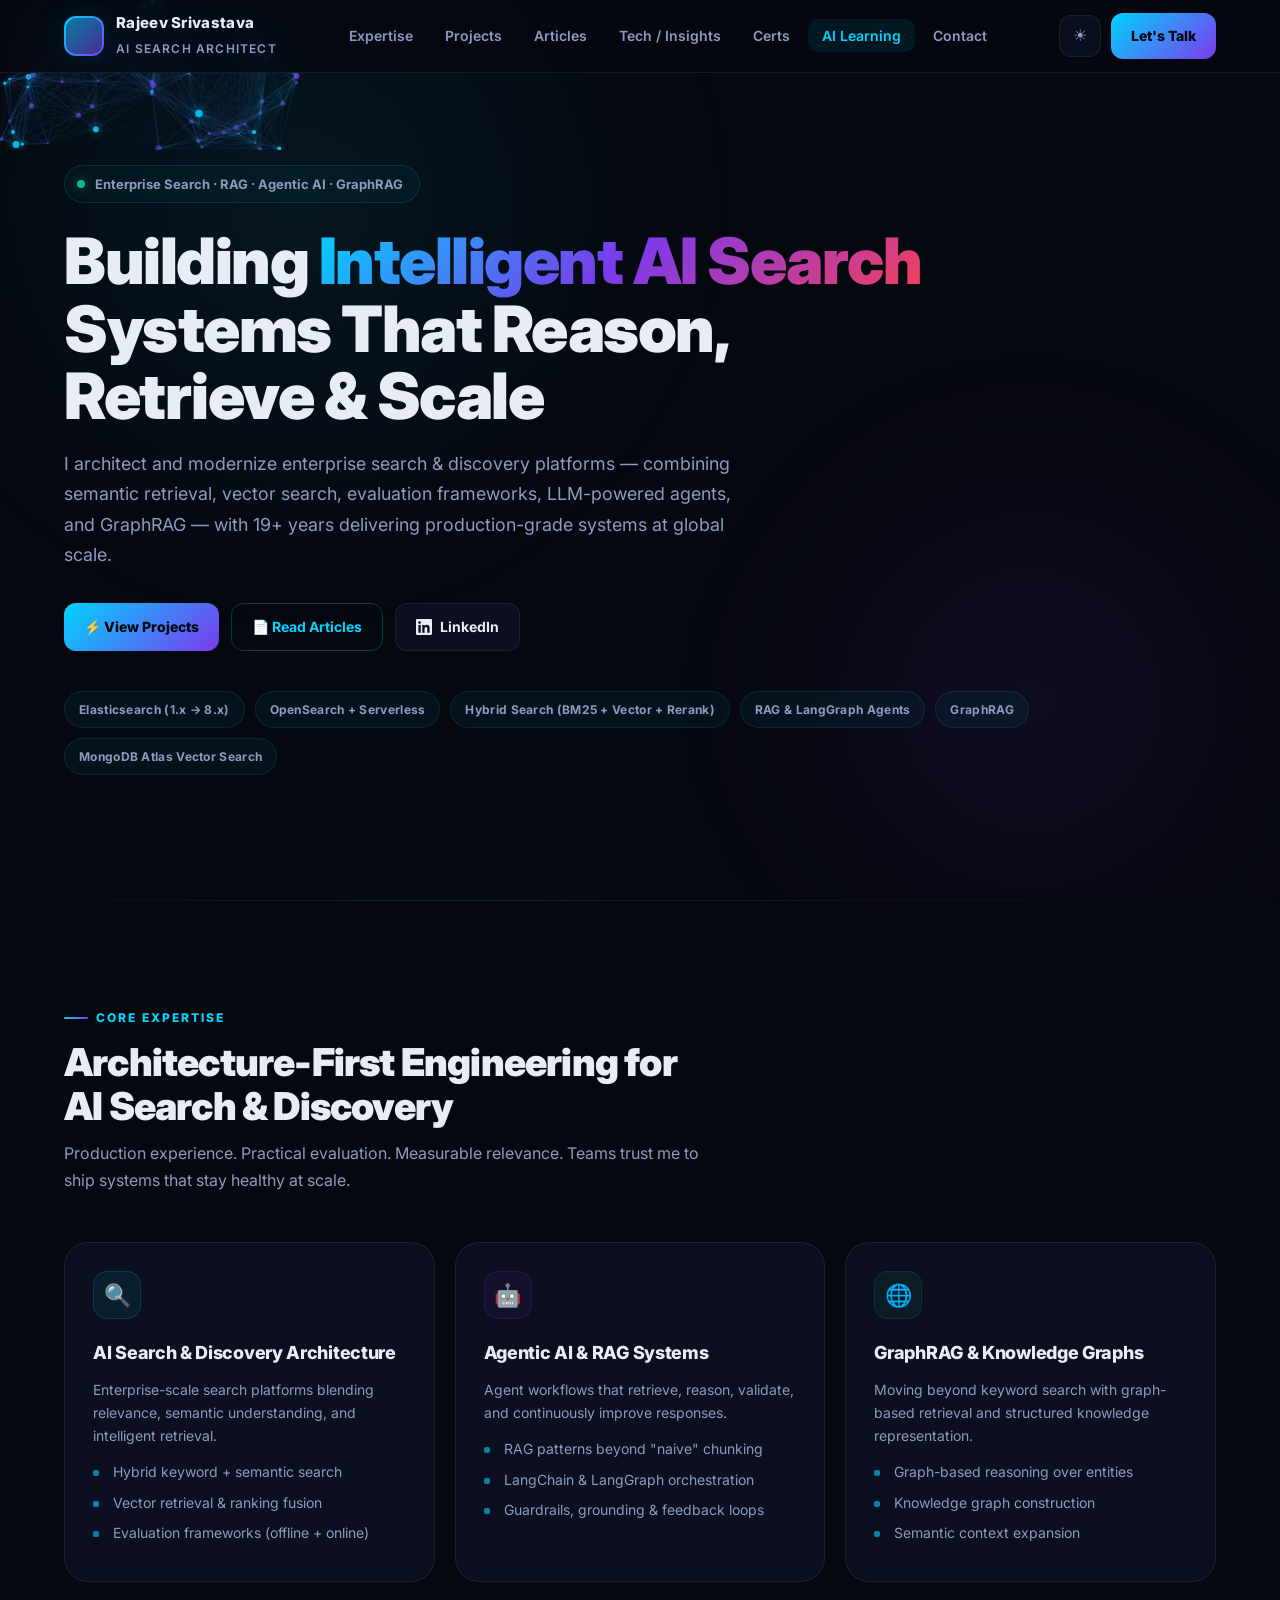
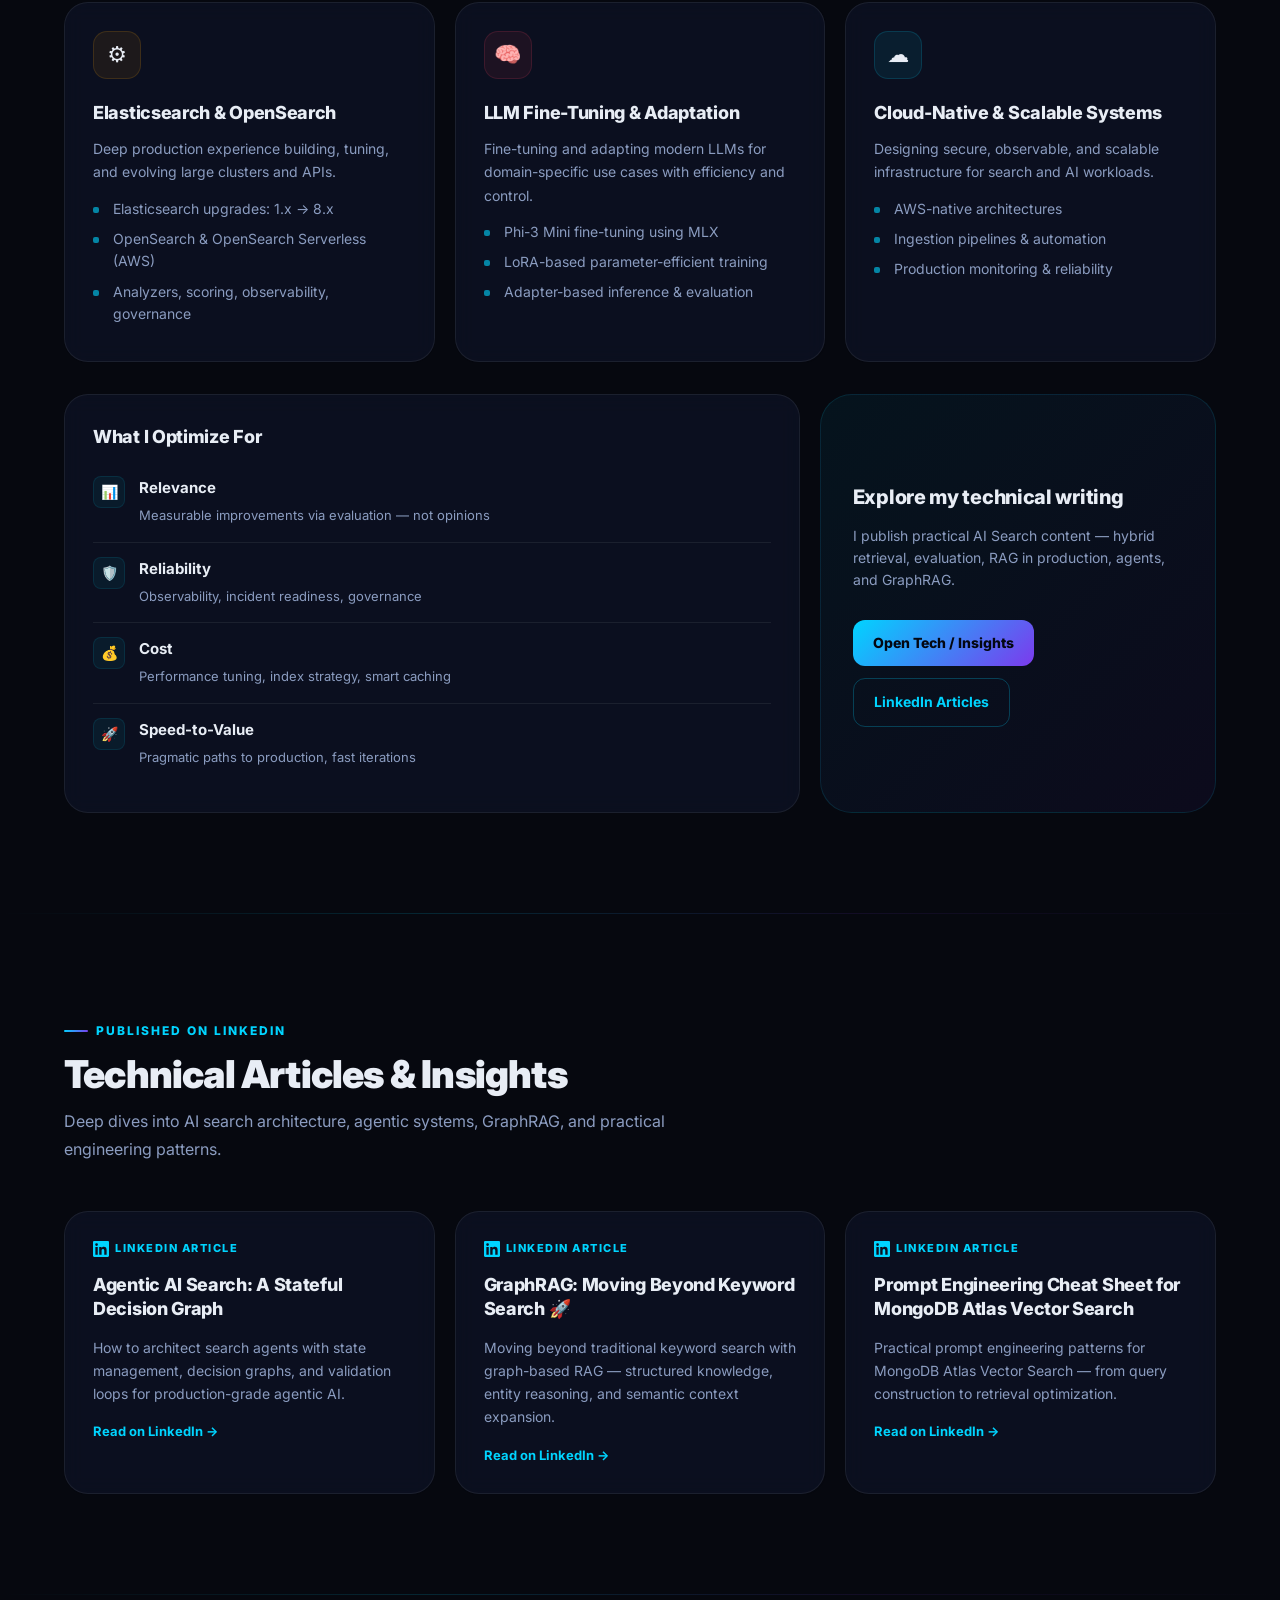
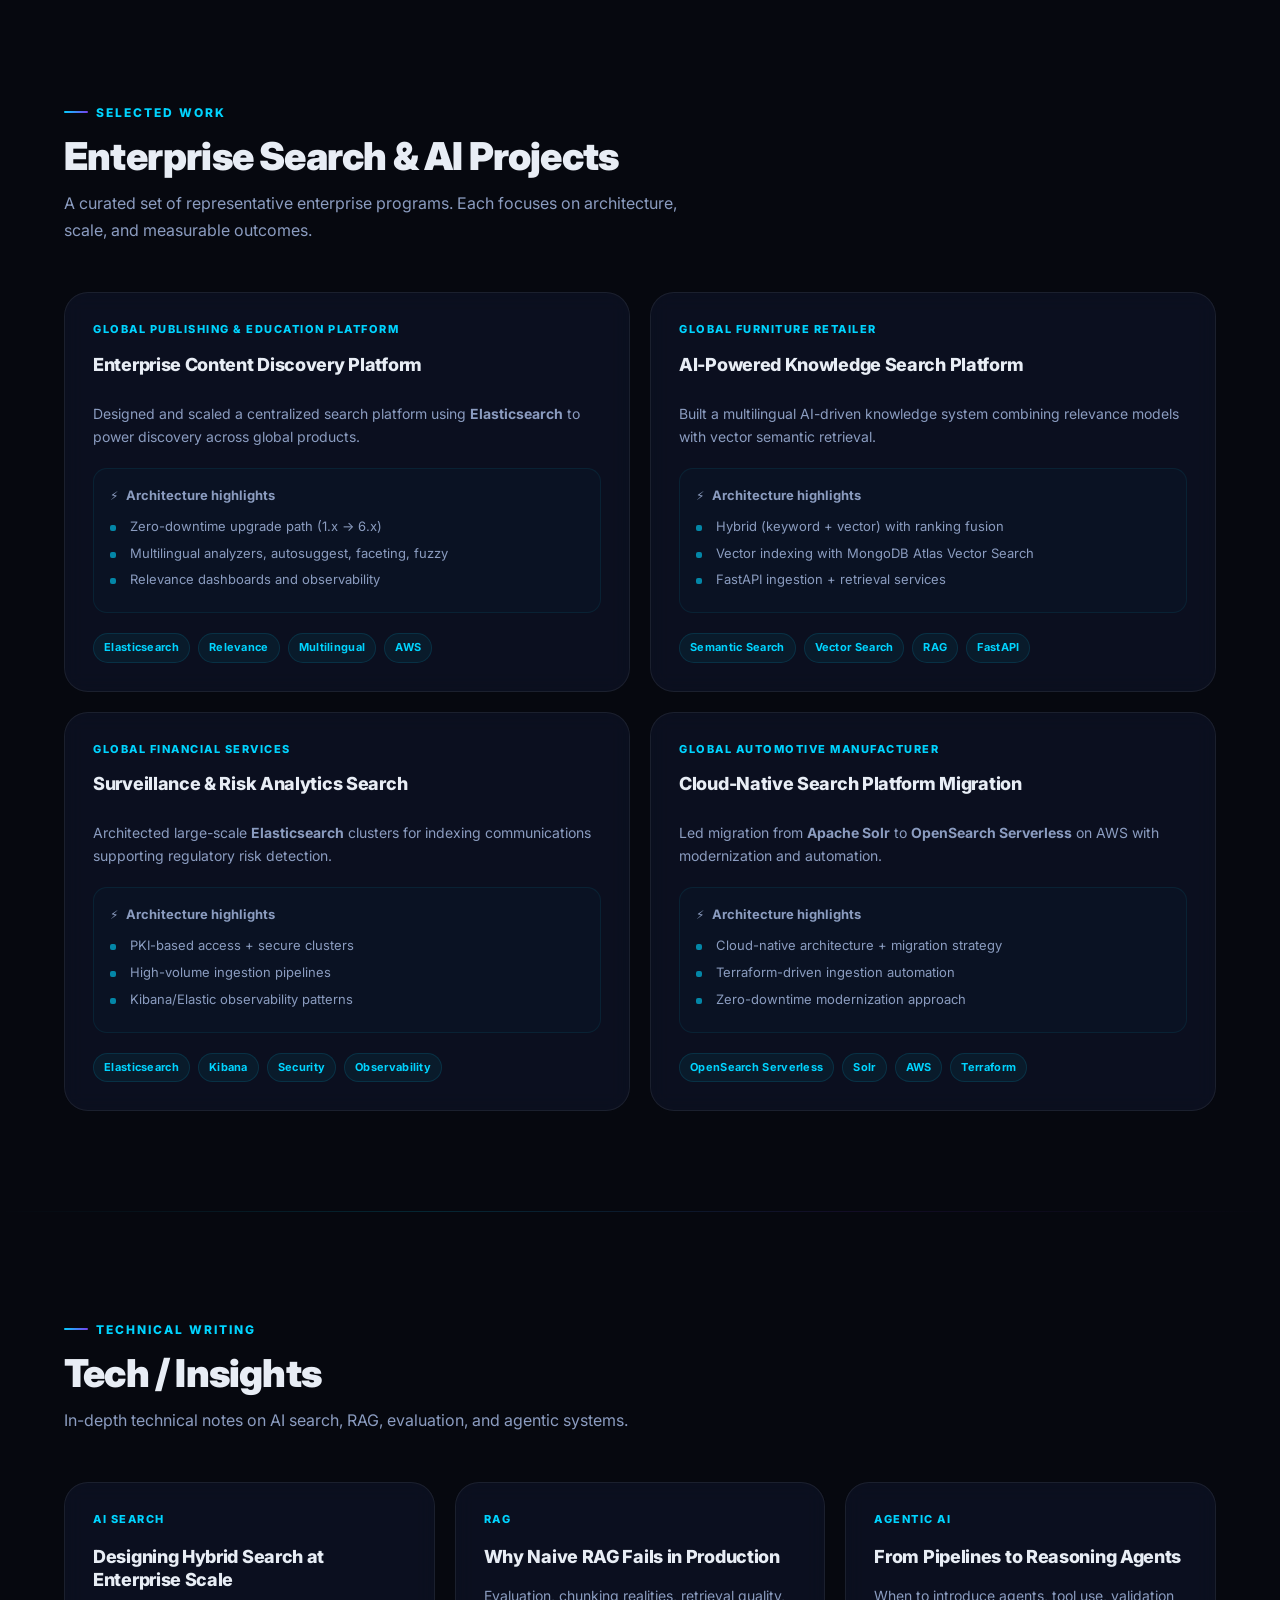
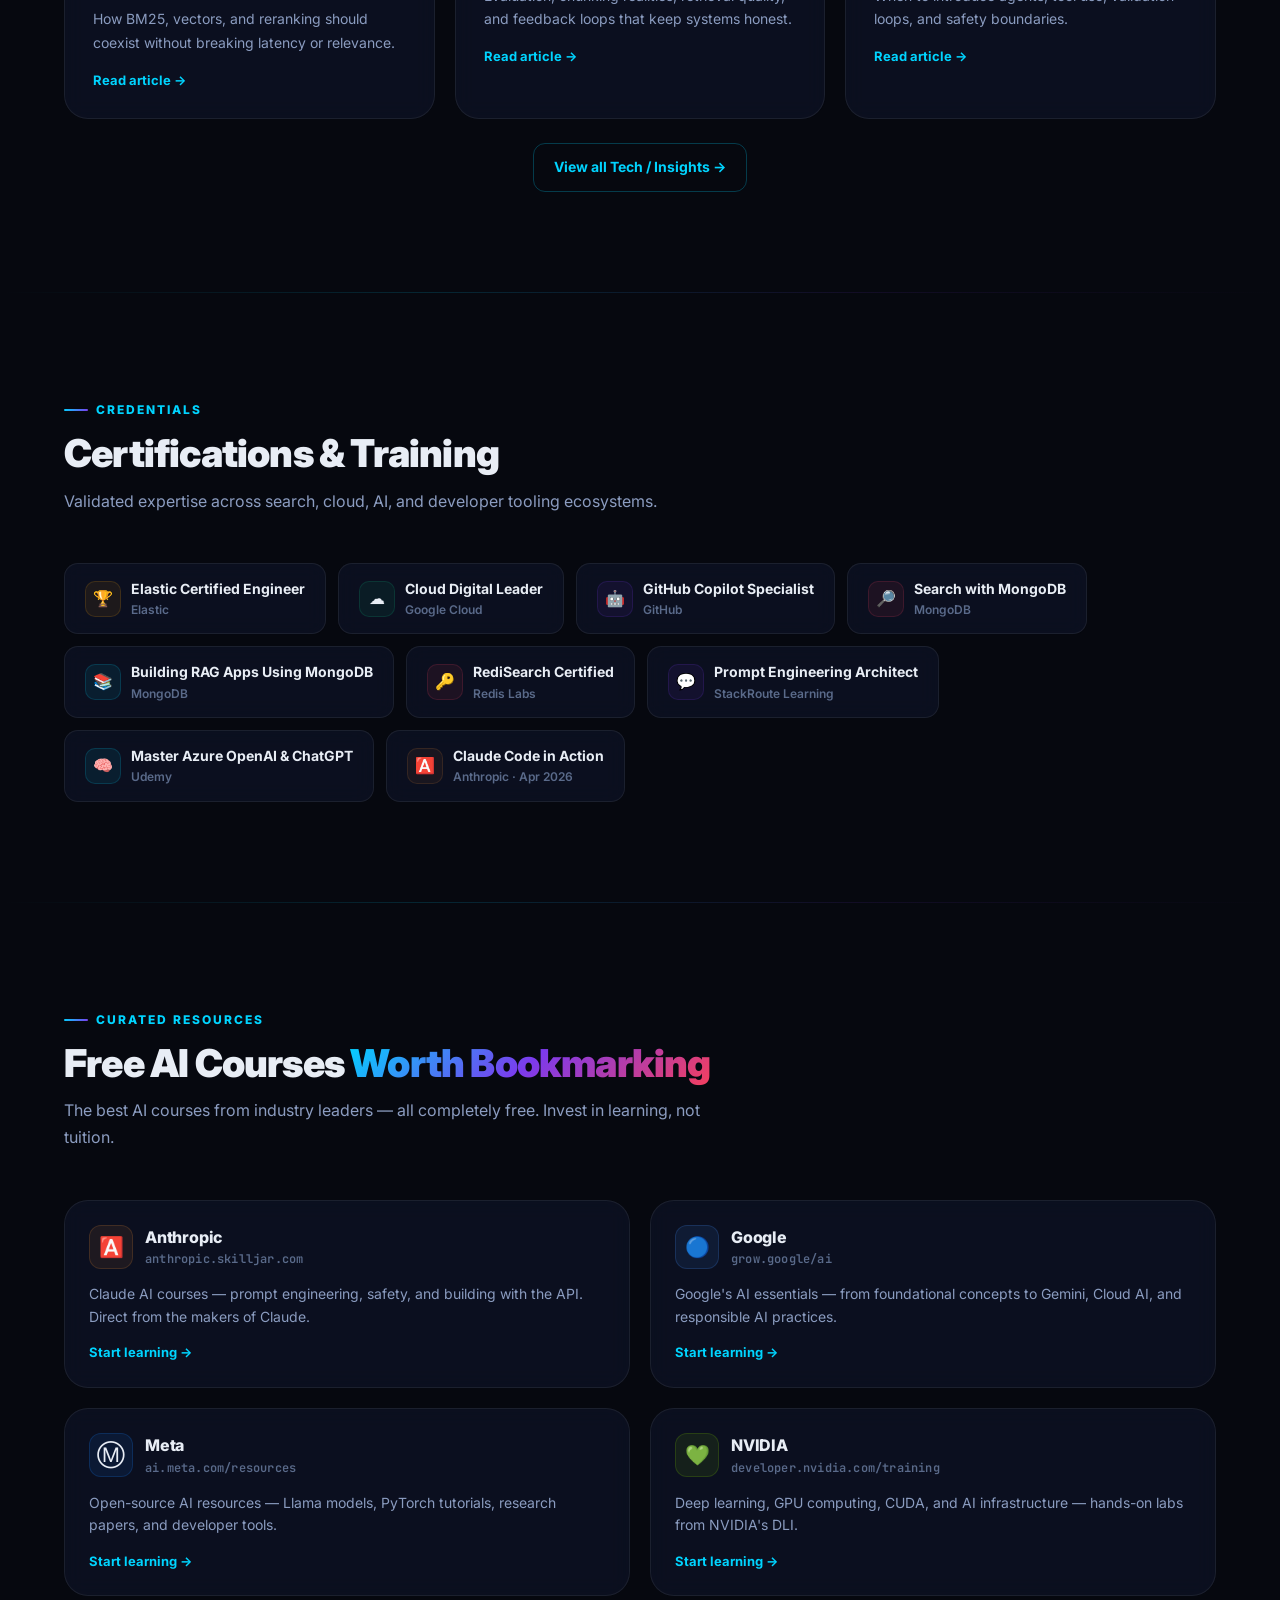
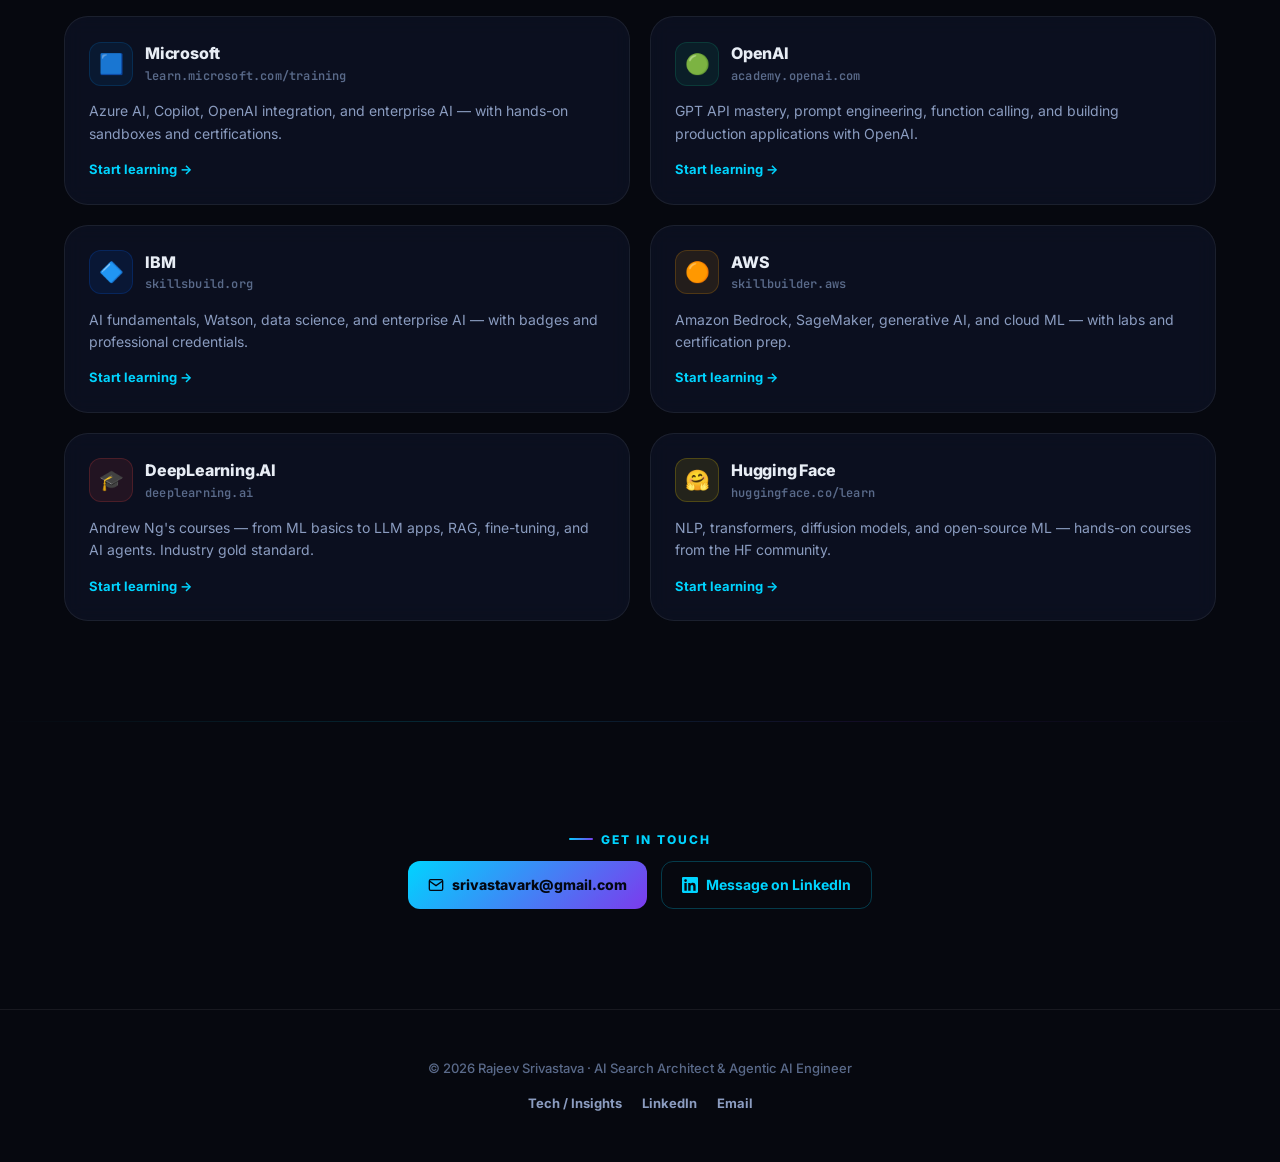
<file: index.html>
<!DOCTYPE html>
<html lang="en">
<head>
  <meta charset="UTF-8" />
  <meta name="viewport" content="width=device-width, initial-scale=1.0" />
  <title>Rajeev Srivastava | AI Search Architect & Agentic AI Engineer</title>
  <meta name="description" content="Rajeev Srivastava is an AI Search Architect with 19+ years building enterprise search, semantic retrieval, RAG pipelines, Agentic AI systems, and GraphRAG at global scale."/>
  <meta name="keywords" content="AI Search Architect, Agentic AI, RAG, GraphRAG, Vector Search, Semantic Search, OpenSearch, Elasticsearch, LangGraph, LLM, Search Agent, Hybrid Search, Knowledge Graph"/>
  <meta name="author" content="Rajeev Srivastava"/>
  <meta name="robots" content="index, follow"/>
  <link rel="canonical" href="https://www.rajeev-aisearch.com/"/>

  <!-- Open Graph -->
  <meta property="og:title" content="Rajeev Srivastava | AI Search Architect & Agentic AI Engineer"/>
  <meta property="og:description" content="Architecting intelligent search systems — semantic retrieval, RAG, agentic AI, and LLM-powered search agents. 19+ years enterprise experience."/>
  <meta property="og:type" content="profile"/>
  <meta property="og:url" content="https://www.rajeev-aisearch.com/"/>
  <meta property="og:site_name" content="Rajeev Srivastava – AI Search Architect"/>
  <meta property="og:image" content="https://www.rajeev-aisearch.com/og-image.png"/>
  <meta property="og:image:width" content="1200"/>
  <meta property="og:image:height" content="630"/>
  <meta property="og:image:alt" content="Rajeev Srivastava – AI Search Architect & Agentic AI Engineer"/>
  <meta property="profile:first_name" content="Rajeev"/>
  <meta property="profile:last_name" content="Srivastava"/>

  <!-- Twitter / X Card -->
  <meta name="twitter:card" content="summary_large_image"/>
  <meta name="twitter:title" content="Rajeev Srivastava | AI Search Architect & Agentic AI Engineer"/>
  <meta name="twitter:description" content="Architecting intelligent search systems — semantic retrieval, RAG, agentic AI, and LLM-powered search agents."/>
  <meta name="twitter:image" content="https://www.rajeev-aisearch.com/og-image.png"/>

  <link rel="stylesheet" href="/css/styles.css" />

  <!-- Structured Data: Person -->
  <script type="application/ld+json">
  {
    "@context": "https://schema.org",
    "@type": "Person",
    "@id": "https://www.rajeev-aisearch.com/#person",
    "name": "Rajeev Srivastava",
    "jobTitle": "AI Search Architect & Agentic AI Engineer",
    "url": "https://www.rajeev-aisearch.com",
    "email": "srivastavark@gmail.com",
    "image": "https://www.rajeev-aisearch.com/og-image.png",
    "sameAs": [
      "https://www.linkedin.com/in/srivastavark/"
    ],
    "description": "AI Search Architect with 19+ years building enterprise search, semantic retrieval, RAG pipelines, Agentic AI systems, and GraphRAG at global scale.",
    "knowsAbout": [
      "AI Search Architecture",
      "Semantic Search",
      "Vector Databases",
      "Retrieval-Augmented Generation (RAG)",
      "GraphRAG",
      "Agentic AI",
      "Elasticsearch",
      "OpenSearch",
      "LangGraph",
      "Hybrid Search",
      "LLM Fine-Tuning",
      "Knowledge Graphs",
      "MongoDB Atlas Vector Search"
    ],
    "hasCredential": [
      {
        "@type": "EducationalOccupationalCredential",
        "name": "Elastic Certified Engineer",
        "credentialCategory": "certification",
        "recognizedBy": { "@type": "Organization", "name": "Elastic" }
      },
      {
        "@type": "EducationalOccupationalCredential",
        "name": "Cloud Digital Leader",
        "credentialCategory": "certification",
        "recognizedBy": { "@type": "Organization", "name": "Google Cloud" }
      },
      {
        "@type": "EducationalOccupationalCredential",
        "name": "GitHub Copilot Specialist",
        "credentialCategory": "certification",
        "recognizedBy": { "@type": "Organization", "name": "GitHub" }
      },
      {
        "@type": "EducationalOccupationalCredential",
        "name": "Claude Code in Action",
        "credentialCategory": "certification",
        "dateIssued": "2026-04",
        "identifier": "obuttrdigtaa",
        "recognizedBy": { "@type": "Organization", "name": "Anthropic" }
      }
    ]
  }
  </script>

  <!-- Structured Data: WebSite -->
  <script type="application/ld+json">
  {
    "@context": "https://schema.org",
    "@type": "WebSite",
    "@id": "https://www.rajeev-aisearch.com/#website",
    "name": "Rajeev Srivastava – AI Search Architect",
    "url": "https://www.rajeev-aisearch.com",
    "description": "Portfolio and technical writing of Rajeev Srivastava, AI Search Architect specializing in RAG, agentic AI, vector search, and enterprise search systems.",
    "author": { "@id": "https://www.rajeev-aisearch.com/#person" }
  }
  </script>

  <!-- Structured Data: FAQPage (AEO – Answer Engine Optimization) -->
  <script type="application/ld+json">
  {
    "@context": "https://schema.org",
    "@type": "FAQPage",
    "mainEntity": [
      {
        "@type": "Question",
        "name": "What is an AI Search Architect?",
        "acceptedAnswer": {
          "@type": "Answer",
          "text": "An AI Search Architect designs and builds intelligent search systems that combine semantic retrieval, vector search, large language models (LLMs), and knowledge graphs to return highly relevant results at enterprise scale. They bridge traditional information retrieval with modern AI techniques like RAG and agentic reasoning."
        }
      },
      {
        "@type": "Question",
        "name": "What is RAG (Retrieval-Augmented Generation)?",
        "acceptedAnswer": {
          "@type": "Answer",
          "text": "Retrieval-Augmented Generation (RAG) is an AI architecture pattern that grounds LLM responses with real-time retrieval from a knowledge base, reducing hallucinations and enabling up-to-date answers. Production RAG goes beyond naive chunking to include hybrid retrieval, reranking, evaluation frameworks, and feedback loops."
        }
      },
      {
        "@type": "Question",
        "name": "What is GraphRAG?",
        "acceptedAnswer": {
          "@type": "Answer",
          "text": "GraphRAG extends traditional RAG by layering knowledge graphs over vector retrieval, enabling entity-level reasoning, relationship traversal, and semantic context expansion. It is particularly effective for complex multi-hop questions where flat document retrieval fails."
        }
      },
      {
        "@type": "Question",
        "name": "What is hybrid search?",
        "acceptedAnswer": {
          "@type": "Answer",
          "text": "Hybrid search combines traditional keyword search (BM25) with dense vector retrieval (semantic/neural search), typically fusing their scores using techniques like Reciprocal Rank Fusion (RRF) or learned rerankers. This approach captures both exact matches and conceptual similarity, outperforming either method alone."
        }
      },
      {
        "@type": "Question",
        "name": "What services does Rajeev Srivastava offer?",
        "acceptedAnswer": {
          "@type": "Answer",
          "text": "Rajeev Srivastava offers architecture reviews, search platform migrations, relevance audits, hybrid and vector search strategy, RAG and agentic AI implementations, GraphRAG design, Elasticsearch/OpenSearch modernization, and LLM fine-tuning consultancy."
        }
      }
    ]
  }
  </script>
</head>

<body>
<a class="skip" href="#main">Skip to content</a>

<!-- ═══════════════ HEADER ═══════════════ -->
<header class="header">
  <div class="container">
    <nav class="nav" aria-label="Primary">
      <a class="brand" href="/">
        <div class="brand-mark" aria-hidden="true"></div>
        <div>
          <strong>Rajeev Srivastava</strong>
          <span>AI Search Architect</span>
        </div>
      </a>

      <ul class="nav-links" id="navLinks" role="list">
        <li><a href="#about">Expertise</a></li>
        <li><a href="#projects">Projects</a></li>
        <li><a href="#articles">Articles</a></li>
        <li><a href="/insights/">Tech / Insights</a></li>
        <li><a href="#certifications">Certs</a></li>
        <li><a href="#ai-learning">AI Learning</a></li>
        <li><a href="#contact">Contact</a></li>
      </ul>

      <div class="nav-cta">
        <button id="themeToggle" class="icon-btn" aria-label="Toggle light theme" aria-pressed="false" title="Toggle theme">☀︎</button>
        <button class="mobile-toggle" id="mobileToggle" aria-label="Toggle menu">
          <span></span><span></span><span></span>
        </button>
        <a class="btn primary" href="#contact">Let's Talk</a>
      </div>
    </nav>
  </div>
</header>

<main id="main">

<!-- ═══════════════ HERO ═══════════════ -->
<section class="hero">
  <canvas id="ai-bg" aria-hidden="true"></canvas>
  <div class="container hero-inner">
    <div class="status-badge">
      <span class="status-dot" aria-hidden="true"></span>
      Enterprise Search · RAG · Agentic AI · GraphRAG
    </div>

    <h1>
      Building <span class="grad-text">Intelligent AI Search</span> Systems That Reason, Retrieve & Scale
    </h1>

    <p class="hero-lead">
      I architect and modernize enterprise search & discovery platforms — combining semantic retrieval, 
      vector search, evaluation frameworks, LLM-powered agents, and GraphRAG — with 19+ years delivering 
      production-grade systems at global scale.
    </p>

    <div class="hero-actions">
      <a class="btn primary" href="#projects">⚡ View Projects</a>
      <a class="btn ghost" href="#articles">📄 Read Articles</a>
      <a class="btn" href="https://www.linkedin.com/in/srivastavark/" target="_blank" rel="noreferrer">
        <svg width="16" height="16" viewBox="0 0 24 24" fill="currentColor"><path d="M20.447 20.452h-3.554v-5.569c0-1.328-.027-3.037-1.852-3.037-1.853 0-2.136 1.445-2.136 2.939v5.667H9.351V9h3.414v1.561h.046c.477-.9 1.637-1.85 3.37-1.85 3.601 0 4.267 2.37 4.267 5.455v6.286zM5.337 7.433a2.062 2.062 0 01-2.063-2.065 2.064 2.064 0 112.063 2.065zm1.782 13.019H3.555V9h3.564v11.452zM22.225 0H1.771C.792 0 0 .774 0 1.729v20.542C0 23.227.792 24 1.771 24h20.451C23.2 24 24 23.227 24 22.271V1.729C24 .774 23.2 0 22.222 0h.003z"/></svg>
        LinkedIn
      </a>
    </div>

    <div class="tech-stack">
      <span class="tech-pill">Elasticsearch (1.x → 8.x)</span>
      <span class="tech-pill">OpenSearch + Serverless</span>
      <span class="tech-pill">Hybrid Search (BM25 + Vector + Rerank)</span>
      <span class="tech-pill">RAG & LangGraph Agents</span>
      <span class="tech-pill">GraphRAG</span>
      <span class="tech-pill">MongoDB Atlas Vector Search</span>
    </div>
  </div>
</section>

<hr class="section-divider" />

<!-- ═══════════════ ABOUT / EXPERTISE ═══════════════ -->
<section id="about" class="section">
  <div class="container">
    <div class="section-header">
      <div class="section-label">Core Expertise</div>
      <h2>Architecture-First Engineering for<br/>AI Search & Discovery</h2>
      <p class="sub">Production experience. Practical evaluation. Measurable relevance. Teams trust me to ship systems that stay healthy at scale.</p>
    </div>

    <div class="grid cols-3">
      <div class="card fade-in">
        <div class="card-icon cyan">🔍</div>
        <h3>AI Search & Discovery Architecture</h3>
        <p>Enterprise-scale search platforms blending relevance, semantic understanding, and intelligent retrieval.</p>
        <ul>
          <li>Hybrid keyword + semantic search</li>
          <li>Vector retrieval & ranking fusion</li>
          <li>Evaluation frameworks (offline + online)</li>
        </ul>
      </div>

      <div class="card fade-in">
        <div class="card-icon violet">🤖</div>
        <h3>Agentic AI & RAG Systems</h3>
        <p>Agent workflows that retrieve, reason, validate, and continuously improve responses.</p>
        <ul>
          <li>RAG patterns beyond "naive" chunking</li>
          <li>LangChain & LangGraph orchestration</li>
          <li>Guardrails, grounding & feedback loops</li>
        </ul>
      </div>

      <div class="card fade-in">
        <div class="card-icon emerald">🌐</div>
        <h3>GraphRAG & Knowledge Graphs</h3>
        <p>Moving beyond keyword search with graph-based retrieval and structured knowledge representation.</p>
        <ul>
          <li>Graph-based reasoning over entities</li>
          <li>Knowledge graph construction</li>
          <li>Semantic context expansion</li>
        </ul>
      </div>

      <div class="card fade-in">
        <div class="card-icon amber">⚙️</div>
        <h3>Elasticsearch & OpenSearch</h3>
        <p>Deep production experience building, tuning, and evolving large clusters and APIs.</p>
        <ul>
          <li>Elasticsearch upgrades: 1.x → 8.x</li>
          <li>OpenSearch & OpenSearch Serverless (AWS)</li>
          <li>Analyzers, scoring, observability, governance</li>
        </ul>
      </div>

      <div class="card fade-in">
        <div class="card-icon rose">🧠</div>
        <h3>LLM Fine-Tuning & Adaptation</h3>
        <p>Fine-tuning and adapting modern LLMs for domain-specific use cases with efficiency and control.</p>
        <ul>
          <li>Phi-3 Mini fine-tuning using MLX</li>
          <li>LoRA-based parameter-efficient training</li>
          <li>Adapter-based inference & evaluation</li>
        </ul>
      </div>

      <div class="card fade-in">
        <div class="card-icon cyan">☁️</div>
        <h3>Cloud-Native & Scalable Systems</h3>
        <p>Designing secure, observable, and scalable infrastructure for search and AI workloads.</p>
        <ul>
          <li>AWS-native architectures</li>
          <li>Ingestion pipelines & automation</li>
          <li>Production monitoring & reliability</li>
        </ul>
      </div>
    </div>

    <!-- Optimize callout -->
    <div class="optimize-grid">
      <div class="card">
        <h3>What I Optimize For</h3>
        <div class="optimize-list">
          <div class="optimize-item">
            <div class="optimize-icon">📊</div>
            <div>
              <strong>Relevance</strong>
              <span>Measurable improvements via evaluation — not opinions</span>
            </div>
          </div>
          <div class="optimize-item">
            <div class="optimize-icon">🛡️</div>
            <div>
              <strong>Reliability</strong>
              <span>Observability, incident readiness, governance</span>
            </div>
          </div>
          <div class="optimize-item">
            <div class="optimize-icon">💰</div>
            <div>
              <strong>Cost</strong>
              <span>Performance tuning, index strategy, smart caching</span>
            </div>
          </div>
          <div class="optimize-item">
            <div class="optimize-icon">🚀</div>
            <div>
              <strong>Speed-to-Value</strong>
              <span>Pragmatic paths to production, fast iterations</span>
            </div>
          </div>
        </div>
      </div>

      <div class="cta-callout">
        <h3>Explore my technical writing</h3>
        <p>I publish practical AI Search content — hybrid retrieval, evaluation, RAG in production, agents, and GraphRAG.</p>
        <div class="hero-actions">
          <a class="btn primary" href="/insights/">Open Tech / Insights</a>
          <a class="btn ghost" href="#articles">LinkedIn Articles</a>
        </div>
      </div>
    </div>
  </div>
</section>

<hr class="section-divider" />

<!-- ═══════════════ LINKEDIN ARTICLES ═══════════════ -->
<section id="articles" class="section">
  <div class="container">
    <div class="section-header">
      <div class="section-label">Published on LinkedIn</div>
      <h2>Technical Articles & Insights</h2>
      <p class="sub">Deep dives into AI search architecture, agentic systems, GraphRAG, and practical engineering patterns.</p>
    </div>

    <div class="grid cols-3">
      <a class="article-card fade-in" href="https://www.linkedin.com/pulse/agentic-ai-search-stateful-decision-graph-rajeev-srivastava-zh8de/" target="_blank" rel="noreferrer">
        <div class="article-badge">
          <svg viewBox="0 0 24 24"><path d="M20.447 20.452h-3.554v-5.569c0-1.328-.027-3.037-1.852-3.037-1.853 0-2.136 1.445-2.136 2.939v5.667H9.351V9h3.414v1.561h.046c.477-.9 1.637-1.85 3.37-1.85 3.601 0 4.267 2.37 4.267 5.455v6.286zM5.337 7.433a2.062 2.062 0 01-2.063-2.065 2.064 2.064 0 112.063 2.065zm1.782 13.019H3.555V9h3.564v11.452zM22.225 0H1.771C.792 0 0 .774 0 1.729v20.542C0 23.227.792 24 1.771 24h20.451C23.2 24 24 23.227 24 22.271V1.729C24 .774 23.2 0 22.222 0h.003z"/></svg>
          LinkedIn Article
        </div>
        <h3>Agentic AI Search: A Stateful Decision Graph</h3>
        <p>How to architect search agents with state management, decision graphs, and validation loops for production-grade agentic AI.</p>
        <span class="article-link">Read on LinkedIn →</span>
      </a>

      <a class="article-card fade-in" href="https://www.linkedin.com/pulse/graphrag-moving-beyond-keyword-search-rajeev-srivastava-0itye/" target="_blank" rel="noreferrer">
        <div class="article-badge">
          <svg viewBox="0 0 24 24"><path d="M20.447 20.452h-3.554v-5.569c0-1.328-.027-3.037-1.852-3.037-1.853 0-2.136 1.445-2.136 2.939v5.667H9.351V9h3.414v1.561h.046c.477-.9 1.637-1.85 3.37-1.85 3.601 0 4.267 2.37 4.267 5.455v6.286zM5.337 7.433a2.062 2.062 0 01-2.063-2.065 2.064 2.064 0 112.063 2.065zm1.782 13.019H3.555V9h3.564v11.452zM22.225 0H1.771C.792 0 0 .774 0 1.729v20.542C0 23.227.792 24 1.771 24h20.451C23.2 24 24 23.227 24 22.271V1.729C24 .774 23.2 0 22.222 0h.003z"/></svg>
          LinkedIn Article
        </div>
        <h3>GraphRAG: Moving Beyond Keyword Search 🚀</h3>
        <p>Moving beyond traditional keyword search with graph-based RAG — structured knowledge, entity reasoning, and semantic context expansion.</p>
        <span class="article-link">Read on LinkedIn →</span>
      </a>

      <a class="article-card fade-in" href="https://www.linkedin.com/pulse/prompt-engineering-cheat-sheet-mongodb-atlas-vector-rajeev-srivastava-atx2c" target="_blank" rel="noreferrer">
        <div class="article-badge">
          <svg viewBox="0 0 24 24"><path d="M20.447 20.452h-3.554v-5.569c0-1.328-.027-3.037-1.852-3.037-1.853 0-2.136 1.445-2.136 2.939v5.667H9.351V9h3.414v1.561h.046c.477-.9 1.637-1.85 3.37-1.85 3.601 0 4.267 2.37 4.267 5.455v6.286zM5.337 7.433a2.062 2.062 0 01-2.063-2.065 2.064 2.064 0 112.063 2.065zm1.782 13.019H3.555V9h3.564v11.452zM22.225 0H1.771C.792 0 0 .774 0 1.729v20.542C0 23.227.792 24 1.771 24h20.451C23.2 24 24 23.227 24 22.271V1.729C24 .774 23.2 0 22.222 0h.003z"/></svg>
          LinkedIn Article
        </div>
        <h3>Prompt Engineering Cheat Sheet for MongoDB Atlas Vector Search</h3>
        <p>Practical prompt engineering patterns for MongoDB Atlas Vector Search — from query construction to retrieval optimization.</p>
        <span class="article-link">Read on LinkedIn →</span>
      </a>
    </div>
  </div>
</section>

<hr class="section-divider" />

<!-- ═══════════════ PROJECTS ═══════════════ -->
<section id="projects" class="section">
  <div class="container">
    <div class="section-header">
      <div class="section-label">Selected Work</div>
      <h2>Enterprise Search & AI Projects</h2>
      <p class="sub">A curated set of representative enterprise programs. Each focuses on architecture, scale, and measurable outcomes.</p>
    </div>

    <div class="grid cols-2">
      <article class="card project fade-in">
        <div class="project-meta">Global Publishing & Education Platform</div>
        <h3>Enterprise Content Discovery Platform</h3>
        <p>Designed and scaled a centralized search platform using <strong>Elasticsearch</strong> to power discovery across global products.</p>
        <div class="arch">
          <strong>Architecture highlights</strong>
          <ul>
            <li>Zero-downtime upgrade path (1.x → 6.x)</li>
            <li>Multilingual analyzers, autosuggest, faceting, fuzzy</li>
            <li>Relevance dashboards and observability</li>
          </ul>
        </div>
        <div class="tags">
          <span class="tag">Elasticsearch</span><span class="tag">Relevance</span><span class="tag">Multilingual</span><span class="tag">AWS</span>
        </div>
      </article>

      <article class="card project fade-in">
        <div class="project-meta">Global Furniture Retailer</div>
        <h3>AI-Powered Knowledge Search Platform</h3>
        <p>Built a multilingual AI-driven knowledge system combining relevance models with vector semantic retrieval.</p>
        <div class="arch">
          <strong>Architecture highlights</strong>
          <ul>
            <li>Hybrid (keyword + vector) with ranking fusion</li>
            <li>Vector indexing with MongoDB Atlas Vector Search</li>
            <li>FastAPI ingestion + retrieval services</li>
          </ul>
        </div>
        <div class="tags">
          <span class="tag">Semantic Search</span><span class="tag">Vector Search</span><span class="tag">RAG</span><span class="tag">FastAPI</span>
        </div>
      </article>

      <article class="card project fade-in">
        <div class="project-meta">Global Financial Services</div>
        <h3>Surveillance & Risk Analytics Search</h3>
        <p>Architected large-scale <strong>Elasticsearch</strong> clusters for indexing communications supporting regulatory risk detection.</p>
        <div class="arch">
          <strong>Architecture highlights</strong>
          <ul>
            <li>PKI-based access + secure clusters</li>
            <li>High-volume ingestion pipelines</li>
            <li>Kibana/Elastic observability patterns</li>
          </ul>
        </div>
        <div class="tags">
          <span class="tag">Elasticsearch</span><span class="tag">Kibana</span><span class="tag">Security</span><span class="tag">Observability</span>
        </div>
      </article>

      <article class="card project fade-in">
        <div class="project-meta">Global Automotive Manufacturer</div>
        <h3>Cloud-Native Search Platform Migration</h3>
        <p>Led migration from <strong>Apache Solr</strong> to <strong>OpenSearch Serverless</strong> on AWS with modernization and automation.</p>
        <div class="arch">
          <strong>Architecture highlights</strong>
          <ul>
            <li>Cloud-native architecture + migration strategy</li>
            <li>Terraform-driven ingestion automation</li>
            <li>Zero-downtime modernization approach</li>
          </ul>
        </div>
        <div class="tags">
          <span class="tag">OpenSearch Serverless</span><span class="tag">Solr</span><span class="tag">AWS</span><span class="tag">Terraform</span>
        </div>
      </article>
    </div>
  </div>
</section>

<hr class="section-divider" />

<!-- ═══════════════ TECH / INSIGHTS PREVIEW ═══════════════ -->
<section id="insights" class="section">
  <div class="container">
    <div class="section-header">
      <div class="section-label">Technical Writing</div>
      <h2>Tech / Insights</h2>
      <p class="sub">In-depth technical notes on AI search, RAG, evaluation, and agentic systems.</p>
    </div>

    <div class="grid cols-3">
      <a class="article-card fade-in" href="/insights/posts/hybrid-search.html">
        <div class="meta">AI SEARCH</div>
        <h3>Designing Hybrid Search at Enterprise Scale</h3>
        <p>How BM25, vectors, and reranking should coexist without breaking latency or relevance.</p>
        <span class="article-link">Read article →</span>
      </a>

      <a class="article-card fade-in" href="/insights/posts/rag-production.html">
        <div class="meta">RAG</div>
        <h3>Why Naive RAG Fails in Production</h3>
        <p>Evaluation, chunking realities, retrieval quality, and feedback loops that keep systems honest.</p>
        <span class="article-link">Read article →</span>
      </a>

      <a class="article-card fade-in" href="/insights/posts/agentic-ai.html">
        <div class="meta">AGENTIC AI</div>
        <h3>From Pipelines to Reasoning Agents</h3>
        <p>When to introduce agents, tool use, validation loops, and safety boundaries.</p>
        <span class="article-link">Read article →</span>
      </a>
    </div>

    <div style="margin-top: 24px; text-align: center;">
      <a class="btn ghost" href="/insights/">View all Tech / Insights →</a>
    </div>
  </div>
</section>

<hr class="section-divider" />

<!-- ═══════════════ CERTIFICATIONS ═══════════════ -->
<section id="certifications" class="section">
  <div class="container">
    <div class="section-header">
      <div class="section-label">Credentials</div>
      <h2>Certifications & Training</h2>
      <p class="sub">Validated expertise across search, cloud, AI, and developer tooling ecosystems.</p>
    </div>

    <div class="cert-grid">
      <div class="cert-badge fade-in">
        <div class="cert-icon" style="background: rgba(245,158,11,0.08); border: 1px solid rgba(245,158,11,0.15);">🏆</div>
        <div>
          <div class="cert-name">Elastic Certified Engineer</div>
          <div class="cert-issuer">Elastic</div>
        </div>
      </div>

      <div class="cert-badge fade-in">
        <div class="cert-icon" style="background: rgba(16,185,129,0.08); border: 1px solid rgba(16,185,129,0.15);">☁️</div>
        <div>
          <div class="cert-name">Cloud Digital Leader</div>
          <div class="cert-issuer">Google Cloud</div>
        </div>
      </div>

      <div class="cert-badge fade-in">
        <div class="cert-icon" style="background: rgba(124,58,237,0.08); border: 1px solid rgba(124,58,237,0.15);">🤖</div>
        <div>
          <div class="cert-name">GitHub Copilot Specialist</div>
          <div class="cert-issuer">GitHub</div>
        </div>
      </div>

      <div class="cert-badge fade-in">
        <div class="cert-icon" style="background: rgba(244,63,94,0.08); border: 1px solid rgba(244,63,94,0.15);">🔎</div>
        <div>
          <div class="cert-name">Search with MongoDB</div>
          <div class="cert-issuer">MongoDB</div>
        </div>
      </div>

      <div class="cert-badge fade-in">
        <div class="cert-icon" style="background: rgba(0,212,255,0.08); border: 1px solid rgba(0,212,255,0.15);">📚</div>
        <div>
          <div class="cert-name">Building RAG Apps Using MongoDB</div>
          <div class="cert-issuer">MongoDB</div>
        </div>
      </div>

      <div class="cert-badge fade-in">
        <div class="cert-icon" style="background: rgba(244,63,94,0.08); border: 1px solid rgba(244,63,94,0.15);">🔑</div>
        <div>
          <div class="cert-name">RediSearch Certified</div>
          <div class="cert-issuer">Redis Labs</div>
        </div>
      </div>

      <div class="cert-badge fade-in">
        <div class="cert-icon" style="background: rgba(124,58,237,0.08); border: 1px solid rgba(124,58,237,0.15);">💬</div>
        <div>
          <div class="cert-name">Prompt Engineering Architect</div>
          <div class="cert-issuer">StackRoute Learning</div>
        </div>
      </div>

      <div class="cert-badge fade-in">
        <div class="cert-icon" style="background: rgba(0,212,255,0.08); border: 1px solid rgba(0,212,255,0.15);">🧠</div>
        <div>
          <div class="cert-name">Master Azure OpenAI & ChatGPT</div>
          <div class="cert-issuer">Udemy</div>
        </div>
      </div>

      <div class="cert-badge fade-in">
        <div class="cert-icon" style="background: rgba(204,120,50,0.08); border: 1px solid rgba(204,120,50,0.15);">🅰️</div>
        <div>
          <div class="cert-name">Claude Code in Action</div>
          <div class="cert-issuer">Anthropic · <time datetime="2026-04">Apr 2026</time></div>
        </div>
      </div>
    </div>
  </div>
</section>

<hr class="section-divider" />

<!-- ═══════════════ FREE AI COURSES ═══════════════ -->
<section id="ai-learning" class="section">
  <div class="container">
    <div class="section-header">
      <div class="section-label">Curated Resources</div>
      <h2>Free AI Courses <span class="grad-text">Worth Bookmarking</span></h2>
      <p class="sub">The best AI courses from industry leaders — all completely free. Invest in learning, not tuition.</p>
    </div>

    <div class="grid cols-2">
      <a class="resource-card fade-in" href="https://anthropic.skilljar.com" target="_blank" rel="noreferrer">
        <div class="resource-provider">
          <div class="resource-logo" style="background: rgba(204, 120, 50, 0.1); border-color: rgba(204, 120, 50, 0.2);">🅰️</div>
          <div>
            <div class="resource-name">Anthropic</div>
            <div class="resource-url">anthropic.skilljar.com</div>
          </div>
        </div>
        <p>Claude AI courses — prompt engineering, safety, and building with the API. Direct from the makers of Claude.</p>
        <span class="article-link">Start learning →</span>
      </a>

      <a class="resource-card fade-in" href="https://grow.google/ai" target="_blank" rel="noreferrer">
        <div class="resource-provider">
          <div class="resource-logo" style="background: rgba(66, 133, 244, 0.1); border-color: rgba(66, 133, 244, 0.2);">🔵</div>
          <div>
            <div class="resource-name">Google</div>
            <div class="resource-url">grow.google/ai</div>
          </div>
        </div>
        <p>Google's AI essentials — from foundational concepts to Gemini, Cloud AI, and responsible AI practices.</p>
        <span class="article-link">Start learning →</span>
      </a>

      <a class="resource-card fade-in" href="https://ai.meta.com/resources" target="_blank" rel="noreferrer">
        <div class="resource-provider">
          <div class="resource-logo" style="background: rgba(24, 119, 242, 0.1); border-color: rgba(24, 119, 242, 0.2);">Ⓜ️</div>
          <div>
            <div class="resource-name">Meta</div>
            <div class="resource-url">ai.meta.com/resources</div>
          </div>
        </div>
        <p>Open-source AI resources — Llama models, PyTorch tutorials, research papers, and developer tools.</p>
        <span class="article-link">Start learning →</span>
      </a>

      <a class="resource-card fade-in" href="https://developer.nvidia.com/training" target="_blank" rel="noreferrer">
        <div class="resource-provider">
          <div class="resource-logo" style="background: rgba(118, 185, 0, 0.1); border-color: rgba(118, 185, 0, 0.2);">💚</div>
          <div>
            <div class="resource-name">NVIDIA</div>
            <div class="resource-url">developer.nvidia.com/training</div>
          </div>
        </div>
        <p>Deep learning, GPU computing, CUDA, and AI infrastructure — hands-on labs from NVIDIA's DLI.</p>
        <span class="article-link">Start learning →</span>
      </a>

      <a class="resource-card fade-in" href="https://learn.microsoft.com/training" target="_blank" rel="noreferrer">
        <div class="resource-provider">
          <div class="resource-logo" style="background: rgba(0, 120, 212, 0.1); border-color: rgba(0, 120, 212, 0.2);">🟦</div>
          <div>
            <div class="resource-name">Microsoft</div>
            <div class="resource-url">learn.microsoft.com/training</div>
          </div>
        </div>
        <p>Azure AI, Copilot, OpenAI integration, and enterprise AI — with hands-on sandboxes and certifications.</p>
        <span class="article-link">Start learning →</span>
      </a>

      <a class="resource-card fade-in" href="https://academy.openai.com" target="_blank" rel="noreferrer">
        <div class="resource-provider">
          <div class="resource-logo" style="background: rgba(16, 163, 127, 0.1); border-color: rgba(16, 163, 127, 0.2);">🟢</div>
          <div>
            <div class="resource-name">OpenAI</div>
            <div class="resource-url">academy.openai.com</div>
          </div>
        </div>
        <p>GPT API mastery, prompt engineering, function calling, and building production applications with OpenAI.</p>
        <span class="article-link">Start learning →</span>
      </a>

      <a class="resource-card fade-in" href="https://skillsbuild.org" target="_blank" rel="noreferrer">
        <div class="resource-provider">
          <div class="resource-logo" style="background: rgba(0, 98, 255, 0.1); border-color: rgba(0, 98, 255, 0.2);">🔷</div>
          <div>
            <div class="resource-name">IBM</div>
            <div class="resource-url">skillsbuild.org</div>
          </div>
        </div>
        <p>AI fundamentals, Watson, data science, and enterprise AI — with badges and professional credentials.</p>
        <span class="article-link">Start learning →</span>
      </a>

      <a class="resource-card fade-in" href="https://skillbuilder.aws" target="_blank" rel="noreferrer">
        <div class="resource-provider">
          <div class="resource-logo" style="background: rgba(255, 153, 0, 0.1); border-color: rgba(255, 153, 0, 0.2);">🟠</div>
          <div>
            <div class="resource-name">AWS</div>
            <div class="resource-url">skillbuilder.aws</div>
          </div>
        </div>
        <p>Amazon Bedrock, SageMaker, generative AI, and cloud ML — with labs and certification prep.</p>
        <span class="article-link">Start learning →</span>
      </a>

      <a class="resource-card fade-in" href="https://deeplearning.ai" target="_blank" rel="noreferrer">
        <div class="resource-provider">
          <div class="resource-logo" style="background: rgba(239, 68, 68, 0.1); border-color: rgba(239, 68, 68, 0.2);">🎓</div>
          <div>
            <div class="resource-name">DeepLearning.AI</div>
            <div class="resource-url">deeplearning.ai</div>
          </div>
        </div>
        <p>Andrew Ng's courses — from ML basics to LLM apps, RAG, fine-tuning, and AI agents. Industry gold standard.</p>
        <span class="article-link">Start learning →</span>
      </a>

      <a class="resource-card fade-in" href="https://huggingface.co/learn" target="_blank" rel="noreferrer">
        <div class="resource-provider">
          <div class="resource-logo" style="background: rgba(255, 213, 0, 0.1); border-color: rgba(255, 213, 0, 0.2);">🤗</div>
          <div>
            <div class="resource-name">Hugging Face</div>
            <div class="resource-url">huggingface.co/learn</div>
          </div>
        </div>
        <p>NLP, transformers, diffusion models, and open-source ML — hands-on courses from the HF community.</p>
        <span class="article-link">Start learning →</span>
      </a>
    </div>
  </div>
</section>

<hr class="section-divider" />

<!-- ═══════════════ CONTACT ═══════════════ -->
<section id="contact" class="section">
  <div class="container">
    <div class="contact-block">
      <div class="section-label" style="justify-content: center;">Get in Touch</div>
      <div class="contact-actions">
        <a class="btn primary" href="mailto:srivastavark@gmail.com">
          <svg width="16" height="16" viewBox="0 0 24 24" fill="none" stroke="currentColor" stroke-width="2"><path d="M4 4h16c1.1 0 2 .9 2 2v12c0 1.1-.9 2-2 2H4c-1.1 0-2-.9-2-2V6c0-1.1.9-2 2-2z"/><polyline points="22,6 12,13 2,6"/></svg>
          srivastavark@gmail.com
        </a>
        <a class="btn ghost" href="https://www.linkedin.com/in/srivastavark/" target="_blank" rel="noreferrer me">
          <svg width="16" height="16" viewBox="0 0 24 24" fill="currentColor"><path d="M20.447 20.452h-3.554v-5.569c0-1.328-.027-3.037-1.852-3.037-1.853 0-2.136 1.445-2.136 2.939v5.667H9.351V9h3.414v1.561h.046c.477-.9 1.637-1.85 3.37-1.85 3.601 0 4.267 2.37 4.267 5.455v6.286zM5.337 7.433a2.062 2.062 0 01-2.063-2.065 2.064 2.064 0 112.063 2.065zm1.782 13.019H3.555V9h3.564v11.452zM22.225 0H1.771C.792 0 0 .774 0 1.729v20.542C0 23.227.792 24 1.771 24h20.451C23.2 24 24 23.227 24 22.271V1.729C24 .774 23.2 0 22.222 0h.003z"/></svg>
          Message on LinkedIn
        </a>
      </div>
    </div>
  </div>
</section>

</main>

<!-- ═══════════════ FOOTER ═══════════════ -->
<footer class="footer">
  <div class="container">
    <div class="footer-inner">
      <div class="footer-text">© <time datetime="2026">2026</time> Rajeev Srivastava · AI Search Architect & Agentic AI Engineer</div>
      <div class="footer-links">
        <a href="/insights/">Tech / Insights</a>
        <a href="https://www.linkedin.com/in/srivastavark/" target="_blank" rel="noreferrer me">LinkedIn</a>
        <a href="mailto:srivastavark@gmail.com">Email</a>
      </div>
    </div>
  </div>
</footer>

<script src="/js/ai-network.js" defer></script>
<script src="/js/main.js" defer></script>
</body>
</html>
</file>
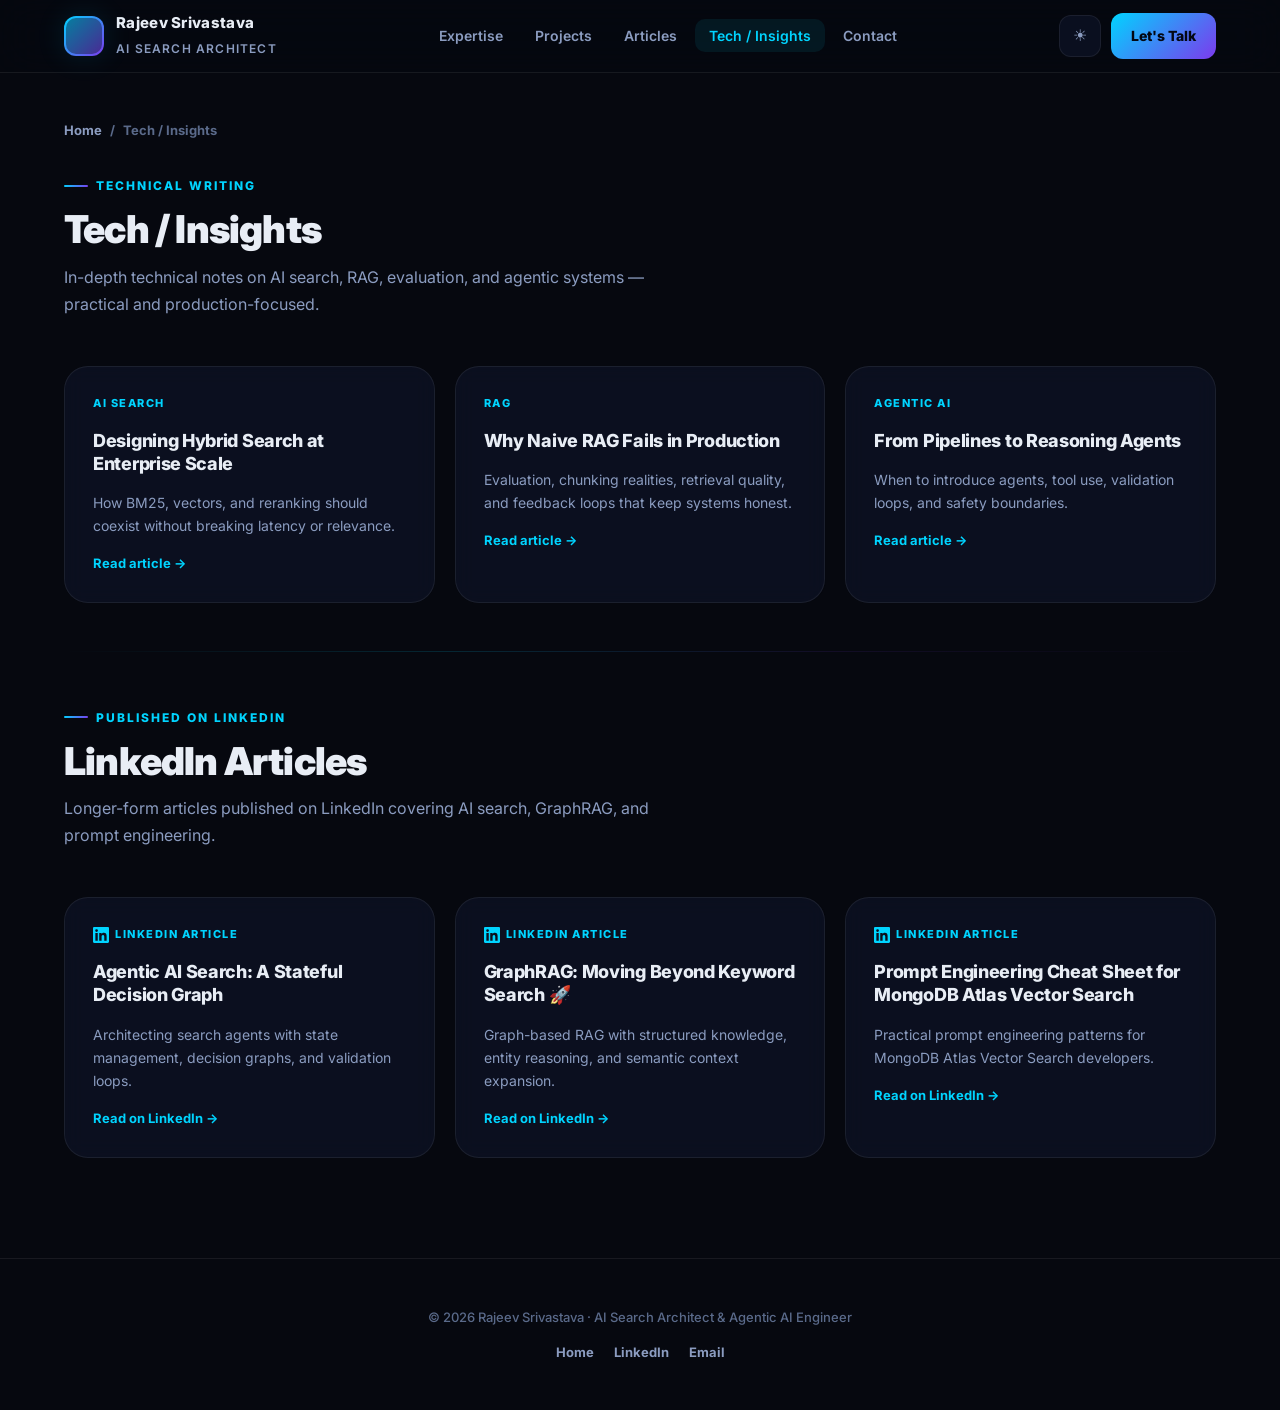
<file: insights/index.html>
<!DOCTYPE html>
<html lang="en">
<head>
  <meta charset="UTF-8" />
  <meta name="viewport" content="width=device-width, initial-scale=1.0" />
  <title>Tech / Insights | Rajeev Srivastava — AI Search Architect</title>
  <meta name="description" content="AI Search, RAG, hybrid retrieval, GraphRAG, evaluation and agentic AI technical writing by Rajeev Srivastava."/>
  <link rel="stylesheet" href="/css/styles.css" />
</head>
<body>
<a class="skip" href="#main">Skip to content</a>

<header class="header">
  <div class="container">
    <nav class="nav" aria-label="Primary">
      <a class="brand" href="/">
        <div class="brand-mark" aria-hidden="true"></div>
        <div>
          <strong>Rajeev Srivastava</strong>
          <span>AI Search Architect</span>
        </div>
      </a>

      <ul class="nav-links" id="navLinks" role="list">
        <li><a href="/#about">Expertise</a></li>
        <li><a href="/#projects">Projects</a></li>
        <li><a href="/#articles">Articles</a></li>
        <li><a href="/insights/" class="active">Tech / Insights</a></li>
        <li><a href="/#contact">Contact</a></li>
      </ul>

      <div class="nav-cta">
        <button id="themeToggle" class="icon-btn" aria-label="Toggle light theme" aria-pressed="false" title="Toggle theme">☀︎</button>
        <button class="mobile-toggle" id="mobileToggle" aria-label="Toggle menu">
          <span></span><span></span><span></span>
        </button>
        <a class="btn primary" href="/#contact">Let's Talk</a>
      </div>
    </nav>
  </div>
</header>

<main id="main" class="article-page">
  <div class="container">
    <div class="breadcrumb">
      <a href="/">Home</a>
      <span style="color:var(--text-muted);">/</span>
      <span>Tech / Insights</span>
    </div>

    <section class="section" style="padding-top: 28px;">
      <div class="section-header">
        <div class="section-label">Technical Writing</div>
        <h2>Tech / Insights</h2>
        <p class="sub">In-depth technical notes on AI search, RAG, evaluation, and agentic systems — practical and production-focused.</p>
      </div>

      <div class="grid cols-3">
        <a class="article-card fade-in" href="/insights/posts/hybrid-search.html">
          <div class="meta">AI SEARCH</div>
          <h3>Designing Hybrid Search at Enterprise Scale</h3>
          <p>How BM25, vectors, and reranking should coexist without breaking latency or relevance.</p>
          <span class="article-link">Read article →</span>
        </a>

        <a class="article-card fade-in" href="/insights/posts/rag-production.html">
          <div class="meta">RAG</div>
          <h3>Why Naive RAG Fails in Production</h3>
          <p>Evaluation, chunking realities, retrieval quality, and feedback loops that keep systems honest.</p>
          <span class="article-link">Read article →</span>
        </a>

        <a class="article-card fade-in" href="/insights/posts/agentic-ai.html">
          <div class="meta">AGENTIC AI</div>
          <h3>From Pipelines to Reasoning Agents</h3>
          <p>When to introduce agents, tool use, validation loops, and safety boundaries.</p>
          <span class="article-link">Read article →</span>
        </a>
      </div>

      <hr class="section-divider" style="margin-top: 48px;" />

      <div class="section-header" style="margin-top: 48px;">
        <div class="section-label">Published on LinkedIn</div>
        <h2>LinkedIn Articles</h2>
        <p class="sub">Longer-form articles published on LinkedIn covering AI search, GraphRAG, and prompt engineering.</p>
      </div>

      <div class="grid cols-3">
        <a class="article-card fade-in" href="https://www.linkedin.com/pulse/agentic-ai-search-stateful-decision-graph-rajeev-srivastava-zh8de/" target="_blank" rel="noreferrer">
          <div class="article-badge">
            <svg width="16" height="16" viewBox="0 0 24 24" fill="currentColor"><path d="M20.447 20.452h-3.554v-5.569c0-1.328-.027-3.037-1.852-3.037-1.853 0-2.136 1.445-2.136 2.939v5.667H9.351V9h3.414v1.561h.046c.477-.9 1.637-1.85 3.37-1.85 3.601 0 4.267 2.37 4.267 5.455v6.286zM5.337 7.433a2.062 2.062 0 01-2.063-2.065 2.064 2.064 0 112.063 2.065zm1.782 13.019H3.555V9h3.564v11.452zM22.225 0H1.771C.792 0 0 .774 0 1.729v20.542C0 23.227.792 24 1.771 24h20.451C23.2 24 24 23.227 24 22.271V1.729C24 .774 23.2 0 22.222 0h.003z"/></svg>
            LinkedIn Article
          </div>
          <h3>Agentic AI Search: A Stateful Decision Graph</h3>
          <p>Architecting search agents with state management, decision graphs, and validation loops.</p>
          <span class="article-link">Read on LinkedIn →</span>
        </a>

        <a class="article-card fade-in" href="https://www.linkedin.com/pulse/graphrag-moving-beyond-keyword-search-rajeev-srivastava-0itye/" target="_blank" rel="noreferrer">
          <div class="article-badge">
            <svg width="16" height="16" viewBox="0 0 24 24" fill="currentColor"><path d="M20.447 20.452h-3.554v-5.569c0-1.328-.027-3.037-1.852-3.037-1.853 0-2.136 1.445-2.136 2.939v5.667H9.351V9h3.414v1.561h.046c.477-.9 1.637-1.85 3.37-1.85 3.601 0 4.267 2.37 4.267 5.455v6.286zM5.337 7.433a2.062 2.062 0 01-2.063-2.065 2.064 2.064 0 112.063 2.065zm1.782 13.019H3.555V9h3.564v11.452zM22.225 0H1.771C.792 0 0 .774 0 1.729v20.542C0 23.227.792 24 1.771 24h20.451C23.2 24 24 23.227 24 22.271V1.729C24 .774 23.2 0 22.222 0h.003z"/></svg>
            LinkedIn Article
          </div>
          <h3>GraphRAG: Moving Beyond Keyword Search 🚀</h3>
          <p>Graph-based RAG with structured knowledge, entity reasoning, and semantic context expansion.</p>
          <span class="article-link">Read on LinkedIn →</span>
        </a>

        <a class="article-card fade-in" href="https://www.linkedin.com/pulse/prompt-engineering-cheat-sheet-mongodb-atlas-vector-rajeev-srivastava-atx2c" target="_blank" rel="noreferrer">
          <div class="article-badge">
            <svg width="16" height="16" viewBox="0 0 24 24" fill="currentColor"><path d="M20.447 20.452h-3.554v-5.569c0-1.328-.027-3.037-1.852-3.037-1.853 0-2.136 1.445-2.136 2.939v5.667H9.351V9h3.414v1.561h.046c.477-.9 1.637-1.85 3.37-1.85 3.601 0 4.267 2.37 4.267 5.455v6.286zM5.337 7.433a2.062 2.062 0 01-2.063-2.065 2.064 2.064 0 112.063 2.065zm1.782 13.019H3.555V9h3.564v11.452zM22.225 0H1.771C.792 0 0 .774 0 1.729v20.542C0 23.227.792 24 1.771 24h20.451C23.2 24 24 23.227 24 22.271V1.729C24 .774 23.2 0 22.222 0h.003z"/></svg>
            LinkedIn Article
          </div>
          <h3>Prompt Engineering Cheat Sheet for MongoDB Atlas Vector Search</h3>
          <p>Practical prompt engineering patterns for MongoDB Atlas Vector Search developers.</p>
          <span class="article-link">Read on LinkedIn →</span>
        </a>
      </div>
    </section>
  </div>
</main>

<footer class="footer">
  <div class="container">
    <div class="footer-inner">
      <div class="footer-text">© 2026 Rajeev Srivastava · AI Search Architect & Agentic AI Engineer</div>
      <div class="footer-links">
        <a href="/">Home</a>
        <a href="https://www.linkedin.com/in/srivastavark/" target="_blank" rel="noreferrer">LinkedIn</a>
        <a href="mailto:srivastavark@gmail.com">Email</a>
      </div>
    </div>
  </div>
</footer>

<script src="/js/main.js" defer></script>
</body>
</html>
</file>
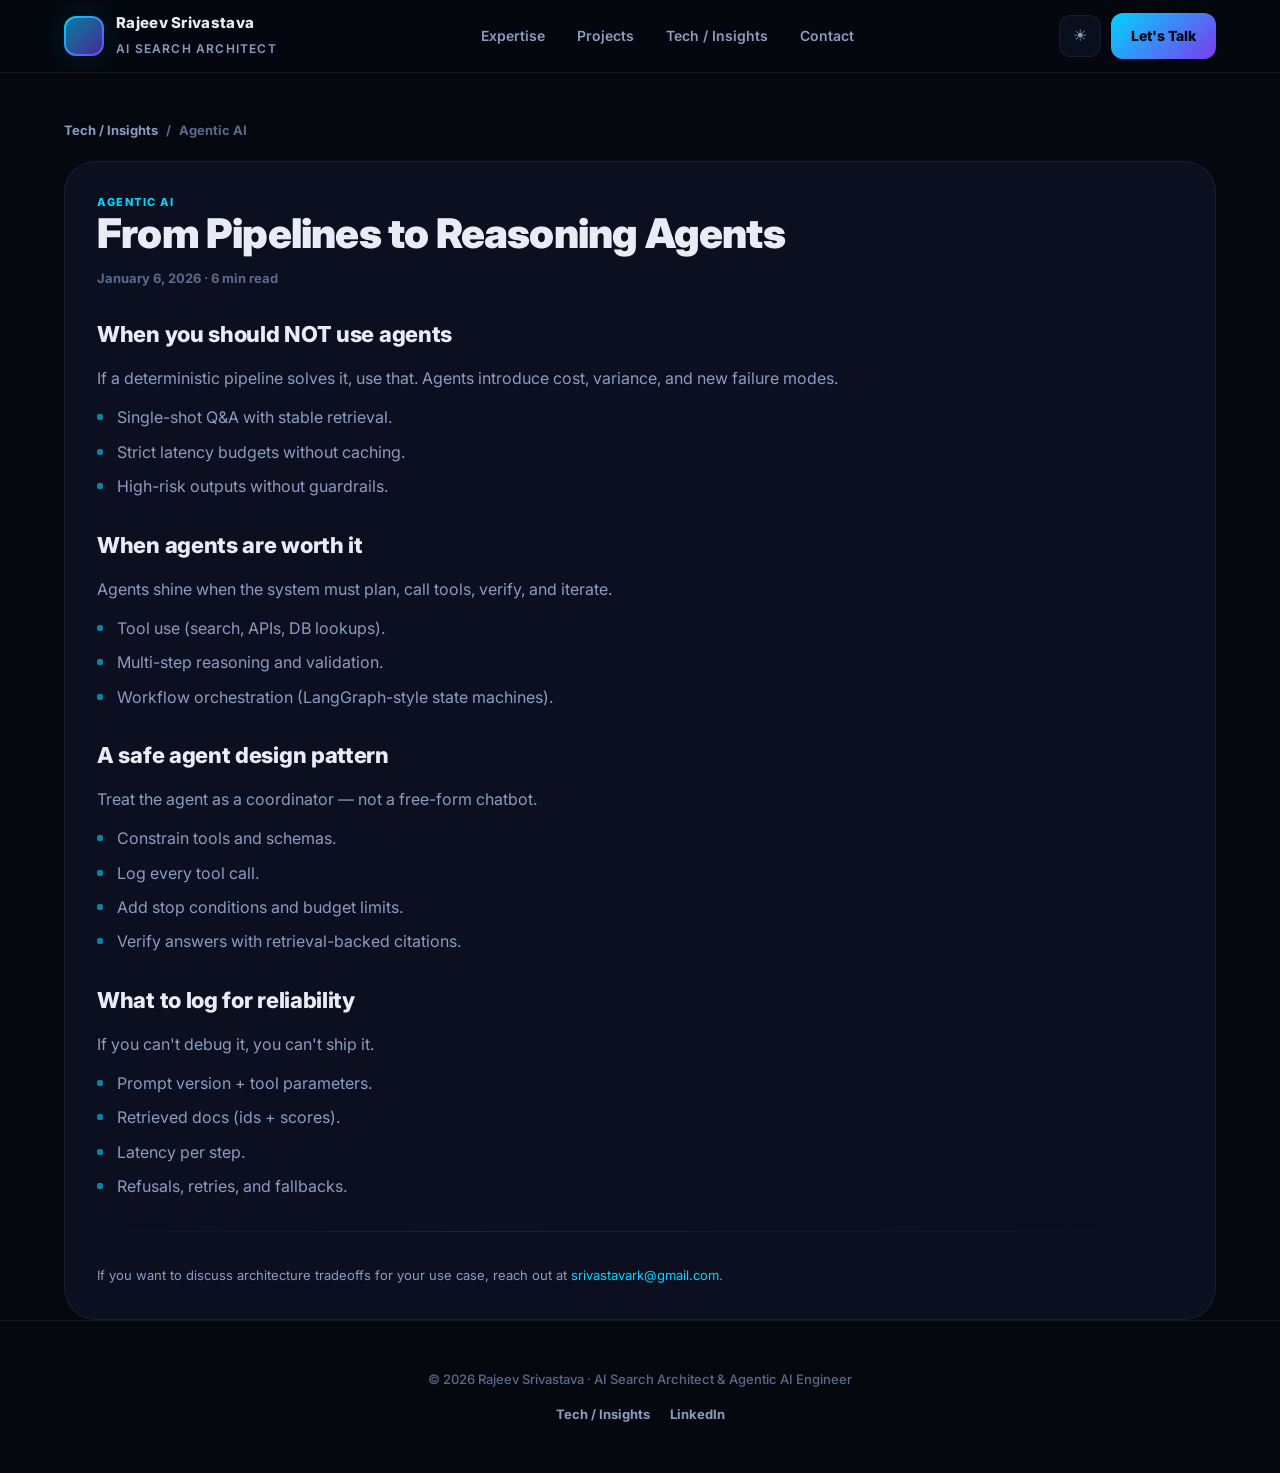
<file: insights/posts/agentic-ai.html>
<!DOCTYPE html>
<html lang="en">
<head>
  <meta charset="UTF-8" />
  <meta name="viewport" content="width=device-width, initial-scale=1.0" />
  <title>From Pipelines to Reasoning Agents | Rajeev Srivastava</title>
  <meta name="description" content="From Pipelines to Reasoning Agents — practical notes on agentic AI by Rajeev Srivastava."/>
  <link rel="stylesheet" href="/css/styles.css" />
</head>
<body>
<a class="skip" href="#main">Skip to content</a>

<header class="header">
  <div class="container">
    <nav class="nav" aria-label="Primary">
      <a class="brand" href="/">
        <div class="brand-mark" aria-hidden="true"></div>
        <div>
          <strong>Rajeev Srivastava</strong>
          <span>AI Search Architect</span>
        </div>
      </a>

      <ul class="nav-links" id="navLinks" role="list">
        <li><a href="/#about">Expertise</a></li>
        <li><a href="/#projects">Projects</a></li>
        <li><a href="/insights/">Tech / Insights</a></li>
        <li><a href="/#contact">Contact</a></li>
      </ul>

      <div class="nav-cta">
        <button id="themeToggle" class="icon-btn" aria-label="Toggle light theme" aria-pressed="false" title="Toggle theme">☀︎</button>
        <button class="mobile-toggle" id="mobileToggle" aria-label="Toggle menu">
          <span></span><span></span><span></span>
        </button>
        <a class="btn primary" href="/#contact">Let's Talk</a>
      </div>
    </nav>
  </div>
</header>

<main id="main" class="article-page">
  <div class="container">
    <div class="breadcrumb">
      <a href="/insights/">Tech / Insights</a>
      <span style="color:var(--text-muted);">/</span>
      <span>Agentic AI</span>
    </div>

    <article class="post">
      <div class="meta">AGENTIC AI</div>
      <h1>From Pipelines to Reasoning Agents</h1>
      <div class="post-meta">January 6, 2026 · 6 min read</div>

      <h2>When you should NOT use agents</h2>
      <p>If a deterministic pipeline solves it, use that. Agents introduce cost, variance, and new failure modes.</p>
      <ul>
        <li>Single-shot Q&A with stable retrieval.</li>
        <li>Strict latency budgets without caching.</li>
        <li>High-risk outputs without guardrails.</li>
      </ul>

      <h2>When agents are worth it</h2>
      <p>Agents shine when the system must plan, call tools, verify, and iterate.</p>
      <ul>
        <li>Tool use (search, APIs, DB lookups).</li>
        <li>Multi-step reasoning and validation.</li>
        <li>Workflow orchestration (LangGraph-style state machines).</li>
      </ul>

      <h2>A safe agent design pattern</h2>
      <p>Treat the agent as a coordinator — not a free-form chatbot.</p>
      <ul>
        <li>Constrain tools and schemas.</li>
        <li>Log every tool call.</li>
        <li>Add stop conditions and budget limits.</li>
        <li>Verify answers with retrieval-backed citations.</li>
      </ul>

      <h2>What to log for reliability</h2>
      <p>If you can't debug it, you can't ship it.</p>
      <ul>
        <li>Prompt version + tool parameters.</li>
        <li>Retrieved docs (ids + scores).</li>
        <li>Latency per step.</li>
        <li>Refusals, retries, and fallbacks.</li>
      </ul>

      <hr class="section-divider" style="margin:32px 0" />
      <p class="small">If you want to discuss architecture tradeoffs for your use case, reach out at <a href="mailto:srivastavark@gmail.com" style="color:var(--accent-primary)">srivastavark@gmail.com</a>.</p>
    </article>
  </div>
</main>

<footer class="footer">
  <div class="container">
    <div class="footer-inner">
      <div class="footer-text">© 2026 Rajeev Srivastava · AI Search Architect & Agentic AI Engineer</div>
      <div class="footer-links">
        <a href="/insights/">Tech / Insights</a>
        <a href="https://www.linkedin.com/in/srivastavark/" target="_blank" rel="noreferrer">LinkedIn</a>
      </div>
    </div>
  </div>
</footer>

<script src="/js/main.js" defer></script>
</body>
</html>
</file>
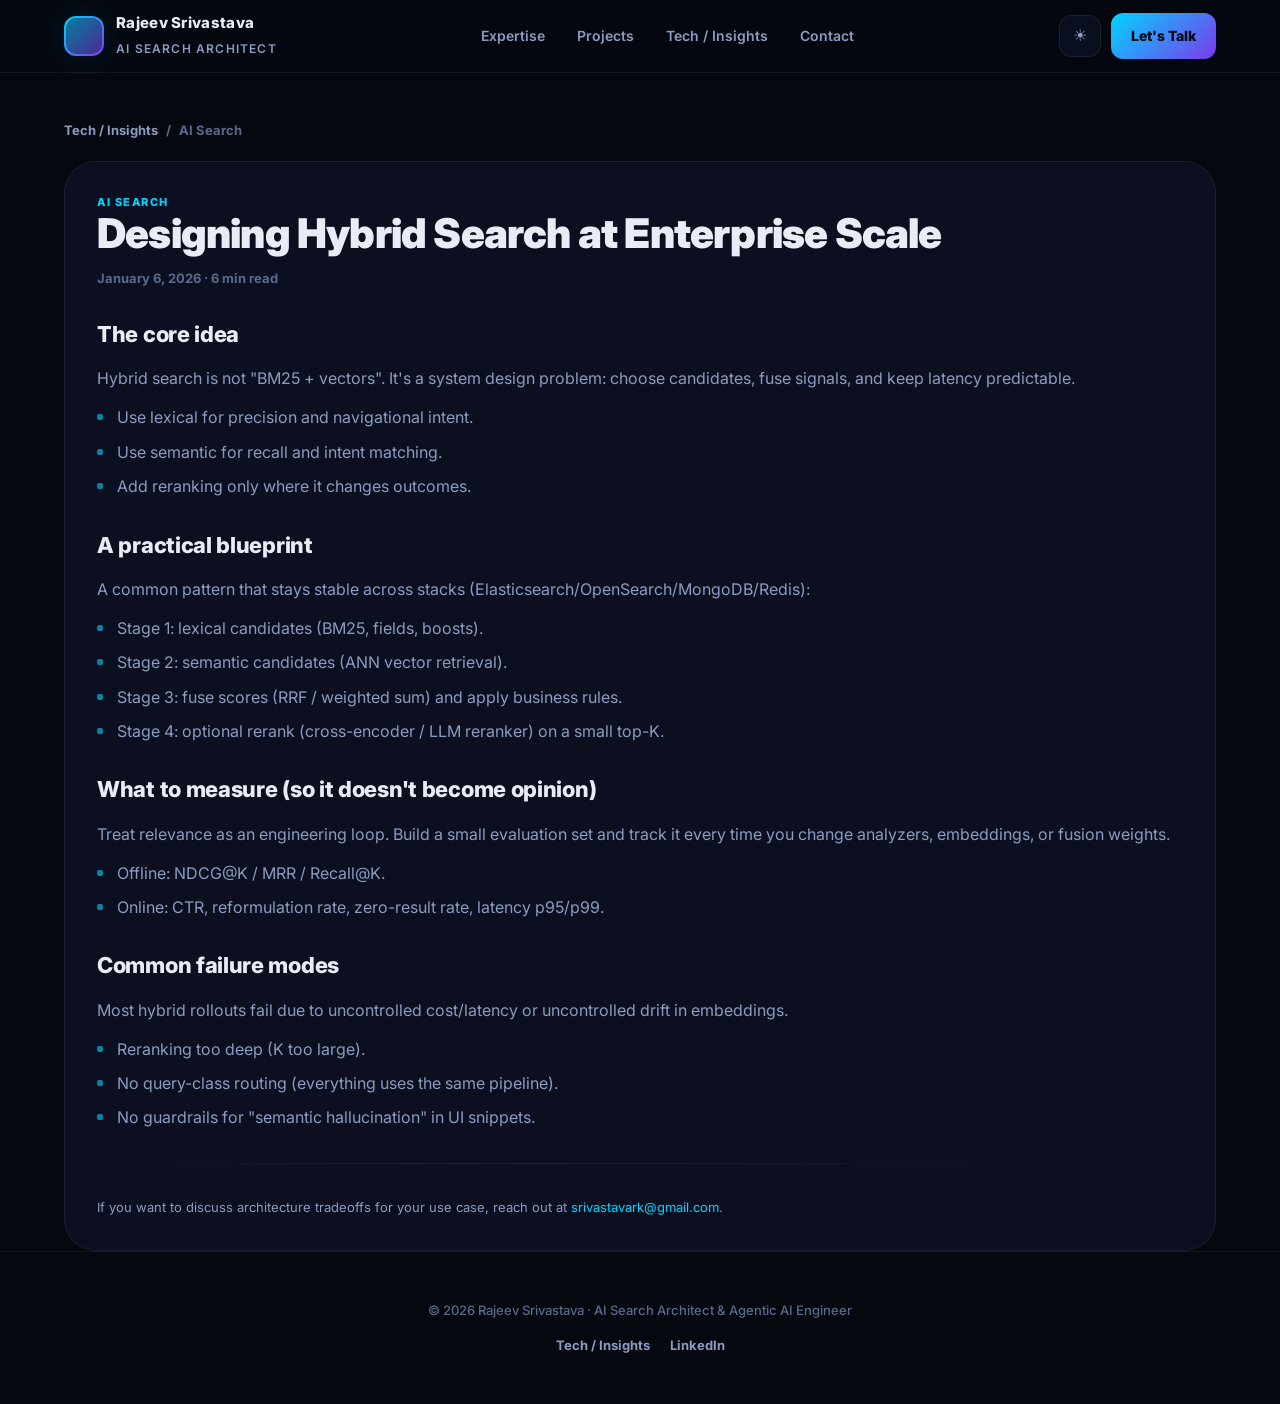
<file: insights/posts/hybrid-search.html>
<!DOCTYPE html>
<html lang="en">
<head>
  <meta charset="UTF-8" />
  <meta name="viewport" content="width=device-width, initial-scale=1.0" />
  <title>Designing Hybrid Search at Enterprise Scale | Rajeev Srivastava</title>
  <meta name="description" content="Designing Hybrid Search at Enterprise Scale — practical notes on hybrid search architecture by Rajeev Srivastava."/>
  <link rel="stylesheet" href="/css/styles.css" />
</head>
<body>
<a class="skip" href="#main">Skip to content</a>

<header class="header">
  <div class="container">
    <nav class="nav" aria-label="Primary">
      <a class="brand" href="/">
        <div class="brand-mark" aria-hidden="true"></div>
        <div>
          <strong>Rajeev Srivastava</strong>
          <span>AI Search Architect</span>
        </div>
      </a>

      <ul class="nav-links" id="navLinks" role="list">
        <li><a href="/#about">Expertise</a></li>
        <li><a href="/#projects">Projects</a></li>
        <li><a href="/insights/">Tech / Insights</a></li>
        <li><a href="/#contact">Contact</a></li>
      </ul>

      <div class="nav-cta">
        <button id="themeToggle" class="icon-btn" aria-label="Toggle light theme" aria-pressed="false" title="Toggle theme">☀︎</button>
        <button class="mobile-toggle" id="mobileToggle" aria-label="Toggle menu">
          <span></span><span></span><span></span>
        </button>
        <a class="btn primary" href="/#contact">Let's Talk</a>
      </div>
    </nav>
  </div>
</header>

<main id="main" class="article-page">
  <div class="container">
    <div class="breadcrumb">
      <a href="/insights/">Tech / Insights</a>
      <span style="color:var(--text-muted);">/</span>
      <span>AI Search</span>
    </div>

    <article class="post">
      <div class="meta">AI SEARCH</div>
      <h1>Designing Hybrid Search at Enterprise Scale</h1>
      <div class="post-meta">January 6, 2026 · 6 min read</div>

      <h2>The core idea</h2>
      <p>Hybrid search is not "BM25 + vectors". It's a system design problem: choose candidates, fuse signals, and keep latency predictable.</p>
      <ul>
        <li>Use lexical for precision and navigational intent.</li>
        <li>Use semantic for recall and intent matching.</li>
        <li>Add reranking only where it changes outcomes.</li>
      </ul>

      <h2>A practical blueprint</h2>
      <p>A common pattern that stays stable across stacks (Elasticsearch/OpenSearch/MongoDB/Redis):</p>
      <ul>
        <li>Stage 1: lexical candidates (BM25, fields, boosts).</li>
        <li>Stage 2: semantic candidates (ANN vector retrieval).</li>
        <li>Stage 3: fuse scores (RRF / weighted sum) and apply business rules.</li>
        <li>Stage 4: optional rerank (cross-encoder / LLM reranker) on a small top-K.</li>
      </ul>

      <h2>What to measure (so it doesn't become opinion)</h2>
      <p>Treat relevance as an engineering loop. Build a small evaluation set and track it every time you change analyzers, embeddings, or fusion weights.</p>
      <ul>
        <li>Offline: NDCG@K / MRR / Recall@K.</li>
        <li>Online: CTR, reformulation rate, zero-result rate, latency p95/p99.</li>
      </ul>

      <h2>Common failure modes</h2>
      <p>Most hybrid rollouts fail due to uncontrolled cost/latency or uncontrolled drift in embeddings.</p>
      <ul>
        <li>Reranking too deep (K too large).</li>
        <li>No query-class routing (everything uses the same pipeline).</li>
        <li>No guardrails for "semantic hallucination" in UI snippets.</li>
      </ul>

      <hr class="section-divider" style="margin:32px 0" />
      <p class="small">If you want to discuss architecture tradeoffs for your use case, reach out at <a href="mailto:srivastavark@gmail.com" style="color:var(--accent-primary)">srivastavark@gmail.com</a>.</p>
    </article>
  </div>
</main>

<footer class="footer">
  <div class="container">
    <div class="footer-inner">
      <div class="footer-text">© 2026 Rajeev Srivastava · AI Search Architect & Agentic AI Engineer</div>
      <div class="footer-links">
        <a href="/insights/">Tech / Insights</a>
        <a href="https://www.linkedin.com/in/srivastavark/" target="_blank" rel="noreferrer">LinkedIn</a>
      </div>
    </div>
  </div>
</footer>

<script src="/js/main.js" defer></script>
</body>
</html>
</file>
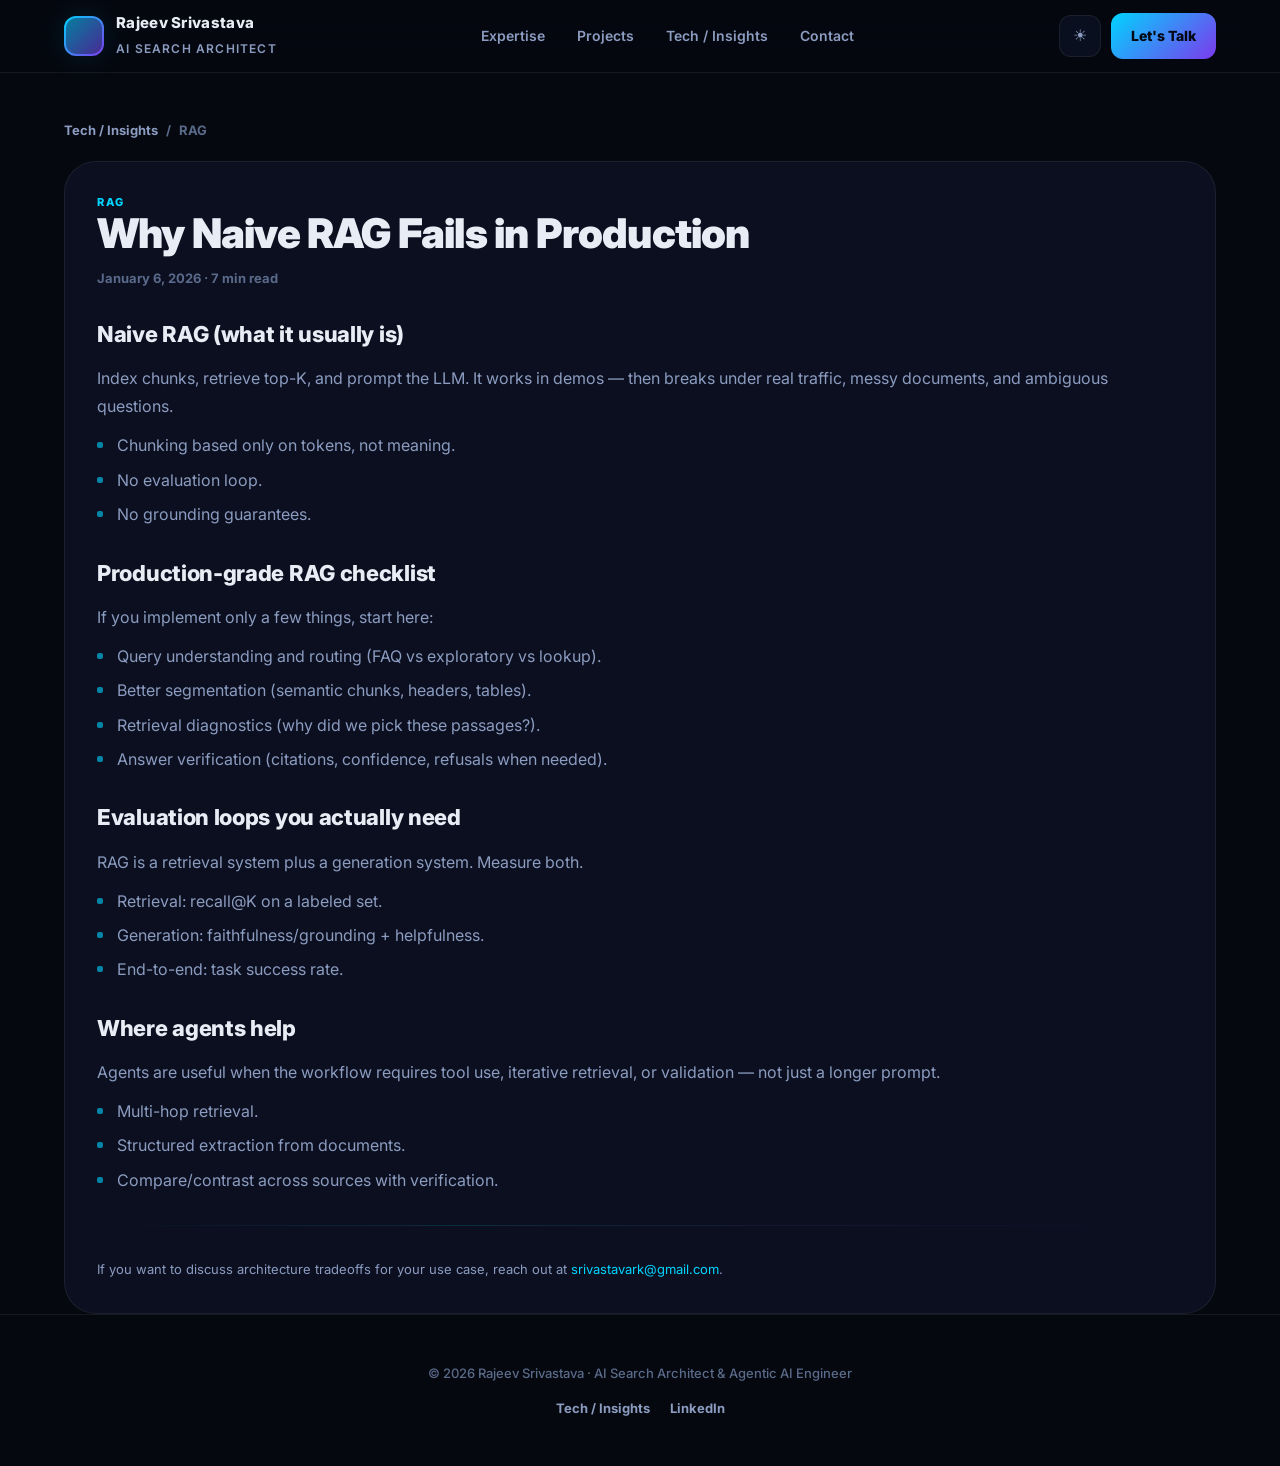
<file: insights/posts/rag-production.html>
<!DOCTYPE html>
<html lang="en">
<head>
  <meta charset="UTF-8" />
  <meta name="viewport" content="width=device-width, initial-scale=1.0" />
  <title>Why Naive RAG Fails in Production | Rajeev Srivastava</title>
  <meta name="description" content="Why Naive RAG Fails in Production — practical notes on RAG systems by Rajeev Srivastava."/>
  <link rel="stylesheet" href="/css/styles.css" />
</head>
<body>
<a class="skip" href="#main">Skip to content</a>

<header class="header">
  <div class="container">
    <nav class="nav" aria-label="Primary">
      <a class="brand" href="/">
        <div class="brand-mark" aria-hidden="true"></div>
        <div>
          <strong>Rajeev Srivastava</strong>
          <span>AI Search Architect</span>
        </div>
      </a>

      <ul class="nav-links" id="navLinks" role="list">
        <li><a href="/#about">Expertise</a></li>
        <li><a href="/#projects">Projects</a></li>
        <li><a href="/insights/">Tech / Insights</a></li>
        <li><a href="/#contact">Contact</a></li>
      </ul>

      <div class="nav-cta">
        <button id="themeToggle" class="icon-btn" aria-label="Toggle light theme" aria-pressed="false" title="Toggle theme">☀︎</button>
        <button class="mobile-toggle" id="mobileToggle" aria-label="Toggle menu">
          <span></span><span></span><span></span>
        </button>
        <a class="btn primary" href="/#contact">Let's Talk</a>
      </div>
    </nav>
  </div>
</header>

<main id="main" class="article-page">
  <div class="container">
    <div class="breadcrumb">
      <a href="/insights/">Tech / Insights</a>
      <span style="color:var(--text-muted);">/</span>
      <span>RAG</span>
    </div>

    <article class="post">
      <div class="meta">RAG</div>
      <h1>Why Naive RAG Fails in Production</h1>
      <div class="post-meta">January 6, 2026 · 7 min read</div>

      <h2>Naive RAG (what it usually is)</h2>
      <p>Index chunks, retrieve top-K, and prompt the LLM. It works in demos — then breaks under real traffic, messy documents, and ambiguous questions.</p>
      <ul>
        <li>Chunking based only on tokens, not meaning.</li>
        <li>No evaluation loop.</li>
        <li>No grounding guarantees.</li>
      </ul>

      <h2>Production-grade RAG checklist</h2>
      <p>If you implement only a few things, start here:</p>
      <ul>
        <li>Query understanding and routing (FAQ vs exploratory vs lookup).</li>
        <li>Better segmentation (semantic chunks, headers, tables).</li>
        <li>Retrieval diagnostics (why did we pick these passages?).</li>
        <li>Answer verification (citations, confidence, refusals when needed).</li>
      </ul>

      <h2>Evaluation loops you actually need</h2>
      <p>RAG is a retrieval system plus a generation system. Measure both.</p>
      <ul>
        <li>Retrieval: recall@K on a labeled set.</li>
        <li>Generation: faithfulness/grounding + helpfulness.</li>
        <li>End-to-end: task success rate.</li>
      </ul>

      <h2>Where agents help</h2>
      <p>Agents are useful when the workflow requires tool use, iterative retrieval, or validation — not just a longer prompt.</p>
      <ul>
        <li>Multi-hop retrieval.</li>
        <li>Structured extraction from documents.</li>
        <li>Compare/contrast across sources with verification.</li>
      </ul>

      <hr class="section-divider" style="margin:32px 0" />
      <p class="small">If you want to discuss architecture tradeoffs for your use case, reach out at <a href="mailto:srivastavark@gmail.com" style="color:var(--accent-primary)">srivastavark@gmail.com</a>.</p>
    </article>
  </div>
</main>

<footer class="footer">
  <div class="container">
    <div class="footer-inner">
      <div class="footer-text">© 2026 Rajeev Srivastava · AI Search Architect & Agentic AI Engineer</div>
      <div class="footer-links">
        <a href="/insights/">Tech / Insights</a>
        <a href="https://www.linkedin.com/in/srivastavark/" target="_blank" rel="noreferrer">LinkedIn</a>
      </div>
    </div>
  </div>
</footer>

<script src="/js/main.js" defer></script>
</body>
</html>
</file>
<file: css/styles.css>
/* ════════════════════════════════════════════════════════════
   Rajeev Srivastava — AI Search Architect & Agentic AI
   Premium Dark Tech Design System
   ═══════════════════════════════════════════════════════════ */

@import url('https://fonts.googleapis.com/css2?family=Inter:wght@400;500;600;700;800;900&family=JetBrains+Mono:wght@400;500;600;700&display=swap');

:root {
  /* Core palette — deep space dark with electric accents */
  --bg-primary: #06080f;
  --bg-secondary: #0a0e1a;
  --bg-tertiary: #0f1425;
  --bg-card: rgba(15, 20, 40, 0.65);
  --bg-card-hover: rgba(20, 28, 55, 0.75);
  --bg-glass: rgba(10, 14, 26, 0.72);

  /* Accent colors — electric cyan / violet / emerald */
  --accent-primary: #00d4ff;
  --accent-secondary: #7c3aed;
  --accent-tertiary: #10b981;
  --accent-warm: #f59e0b;
  --accent-rose: #f43f5e;

  /* Gradients */
  --grad-hero: linear-gradient(135deg, #00d4ff 0%, #7c3aed 50%, #f43f5e 100%);
  --grad-btn: linear-gradient(135deg, #00d4ff 0%, #7c3aed 100%);
  --grad-card-border: linear-gradient(135deg, rgba(0,212,255,.3), rgba(124,58,237,.2), rgba(16,185,129,.15));

  /* Text */
  --text-primary: #e8edf5;
  --text-secondary: #8b9cc0;
  --text-muted: #5a6a8a;
  --text-accent: #00d4ff;

  /* Borders & shadows */
  --border: rgba(255,255,255,0.07);
  --border-accent: rgba(0,212,255,0.15);
  --glow-cyan: 0 0 30px rgba(0,212,255,0.12);
  --glow-violet: 0 0 30px rgba(124,58,237,0.12);
  --shadow-card: 0 8px 32px rgba(0,0,0,0.4);
  --shadow-hover: 0 20px 60px rgba(0,0,0,0.5), 0 0 40px rgba(0,212,255,0.08);

  /* Layout */
  --max-w: 1200px;
  --radius: 16px;
  --radius-lg: 24px;
  --radius-xl: 32px;

  /* Animation */
  --ease-out: cubic-bezier(0.16, 1, 0.3, 1);
  --ease-spring: cubic-bezier(0.34, 1.56, 0.64, 1);
}

/* ─── Reset & Base ─────────────────────────────────────── */
*, *::before, *::after { box-sizing: border-box; margin: 0; padding: 0; }
html { scroll-behavior: smooth; -webkit-font-smoothing: antialiased; }

body {
  font-family: 'Inter', system-ui, -apple-system, sans-serif;
  background: var(--bg-primary);
  color: var(--text-primary);
  line-height: 1.6;
  overflow-x: hidden;
}

a { color: inherit; text-decoration: none; }
ul, ol { list-style: none; }
img { max-width: 100%; display: block; }
code { font-family: 'JetBrains Mono', monospace; }

.container { max-width: var(--max-w); margin: 0 auto; padding: 0 24px; }
.skip { position: absolute; left: -9999px; top: auto; width: 1px; height: 1px; overflow: hidden; }
.skip:focus { left: 16px; top: 16px; width: auto; height: auto; z-index: 2000; background: var(--bg-card); padding: 12px 16px; border-radius: 12px; border: 1px solid var(--accent-primary); }

/* ─── Header / Nav ─────────────────────────────────────── */
.header {
  position: fixed; top: 0; left: 0; right: 0; z-index: 1000;
  background: rgba(6, 8, 15, 0.82);
  backdrop-filter: blur(20px) saturate(1.4);
  -webkit-backdrop-filter: blur(20px) saturate(1.4);
  border-bottom: 1px solid var(--border);
}

.nav {
  height: 72px;
  display: flex; align-items: center; justify-content: space-between; gap: 16px;
}

.brand {
  display: flex; align-items: center; gap: 12px; text-decoration: none;
}

.brand-mark {
  width: 40px; height: 40px; border-radius: 12px;
  background: var(--grad-btn);
  box-shadow: var(--glow-cyan);
  position: relative;
  overflow: hidden;
}

.brand-mark::after {
  content: ''; position: absolute; inset: 2px; border-radius: 10px;
  background: var(--bg-primary);
  opacity: 0.4;
}

.brand strong { display: block; font-size: 15px; font-weight: 800; letter-spacing: 0.3px; }
.brand span { font-size: 12px; color: var(--text-secondary); font-weight: 600; text-transform: uppercase; letter-spacing: 1.2px; }

.nav-links {
  display: flex; gap: 4px; align-items: center;
}

.nav-links a {
  padding: 8px 14px; border-radius: 10px;
  font-size: 14px; font-weight: 600;
  color: var(--text-secondary);
  transition: all 0.2s var(--ease-out);
  position: relative;
}

.nav-links a:hover {
  color: var(--text-primary);
  background: rgba(0, 212, 255, 0.06);
}

.nav-links a.active {
  color: var(--accent-primary);
  background: rgba(0, 212, 255, 0.08);
}

.nav-cta { display: flex; gap: 10px; align-items: center; }

/* ─── Buttons ──────────────────────────────────────────── */
.btn {
  display: inline-flex; align-items: center; justify-content: center; gap: 8px;
  padding: 12px 20px; border-radius: 12px;
  font-family: 'Inter', sans-serif;
  font-size: 14px; font-weight: 700;
  border: 1px solid var(--border);
  background: var(--bg-card);
  color: var(--text-primary);
  cursor: pointer;
  transition: all 0.25s var(--ease-out);
  text-decoration: none;
  position: relative; overflow: hidden;
}

.btn:hover {
  transform: translateY(-2px);
  border-color: var(--border-accent);
  box-shadow: var(--glow-cyan);
  background: var(--bg-card-hover);
}

.btn.primary {
  border: none;
  background: var(--grad-btn);
  color: #030712;
  font-weight: 800;
}

.btn.primary:hover {
  box-shadow: 0 8px 30px rgba(0, 212, 255, 0.3), 0 0 60px rgba(124, 58, 237, 0.15);
  transform: translateY(-2px);
}

.btn.ghost {
  background: transparent;
  border: 1px solid rgba(0, 212, 255, 0.25);
  color: var(--accent-primary);
}

.btn.ghost:hover {
  background: rgba(0, 212, 255, 0.08);
}

.icon-btn {
  width: 42px; height: 42px; border-radius: 12px;
  border: 1px solid var(--border); background: var(--bg-card);
  color: var(--text-secondary); cursor: pointer;
  display: flex; align-items: center; justify-content: center;
  font-size: 16px;
  transition: all 0.2s var(--ease-out);
}

.icon-btn:hover { background: var(--bg-card-hover); color: var(--accent-primary); border-color: var(--border-accent); }

/* ─── Mobile menu toggle ──────────────────────────────── */
.mobile-toggle {
  display: none;
  width: 42px; height: 42px;
  border: 1px solid var(--border);
  background: var(--bg-card);
  border-radius: 12px;
  cursor: pointer;
  flex-direction: column;
  align-items: center;
  justify-content: center;
  gap: 5px;
}

.mobile-toggle span {
  display: block;
  width: 20px; height: 2px;
  background: var(--text-secondary);
  border-radius: 2px;
  transition: all 0.3s var(--ease-out);
}

/* ─── Hero Section ─────────────────────────────────────── */
.hero {
  position: relative;
  min-height: 100vh;
  display: flex; align-items: center;
  padding: 120px 0 80px;
  overflow: hidden;
}

#ai-bg {
  position: absolute; inset: 0; z-index: 0;
}

/* Ambient gradient orbs */
.hero::before {
  content: ''; position: absolute; z-index: 1; pointer-events: none;
  width: 800px; height: 800px;
  top: -200px; left: -100px;
  background: radial-gradient(circle, rgba(0, 212, 255, 0.08) 0%, transparent 70%);
  filter: blur(60px);
  animation: float-orb 20s ease-in-out infinite;
}

.hero::after {
  content: ''; position: absolute; z-index: 1; pointer-events: none;
  width: 600px; height: 600px;
  bottom: -100px; right: -50px;
  background: radial-gradient(circle, rgba(124, 58, 237, 0.1) 0%, transparent 70%);
  filter: blur(60px);
  animation: float-orb 25s ease-in-out infinite reverse;
}

@keyframes float-orb {
  0%, 100% { transform: translate(0, 0) scale(1); }
  33% { transform: translate(40px, -30px) scale(1.05); }
  66% { transform: translate(-20px, 20px) scale(0.95); }
}

.hero-inner { position: relative; z-index: 2; }

/* Status indicator */
.status-badge {
  display: inline-flex; align-items: center; gap: 10px;
  padding: 8px 16px 8px 12px;
  border-radius: 999px;
  border: 1px solid var(--border-accent);
  background: rgba(0, 212, 255, 0.04);
  font-size: 13px; font-weight: 700;
  color: var(--text-secondary);
  margin-bottom: 24px;
  backdrop-filter: blur(10px);
}

.status-dot {
  width: 8px; height: 8px; border-radius: 50%;
  background: var(--accent-tertiary);
  box-shadow: 0 0 12px rgba(16, 185, 129, 0.5);
  animation: pulse-dot 2s ease-in-out infinite;
}

@keyframes pulse-dot {
  0%, 100% { opacity: 1; box-shadow: 0 0 12px rgba(16, 185, 129, 0.5); }
  50% { opacity: 0.6; box-shadow: 0 0 20px rgba(16, 185, 129, 0.8); }
}

.hero h1 {
  font-size: clamp(36px, 5vw, 64px);
  font-weight: 900;
  line-height: 1.05;
  letter-spacing: -1.5px;
  max-width: 900px;
}

.grad-text {
  background: var(--grad-hero);
  -webkit-background-clip: text;
  background-clip: text;
  color: transparent;
}

.hero-lead {
  margin-top: 20px;
  max-width: 680px;
  font-size: clamp(16px, 1.4vw, 19px);
  color: var(--text-secondary);
  line-height: 1.7;
}

.hero-actions {
  margin-top: 32px;
  display: flex; flex-wrap: wrap; gap: 12px;
}

/* Tech pills */
.tech-stack {
  margin-top: 40px;
  display: flex; flex-wrap: wrap; gap: 10px;
}

.tech-pill {
  padding: 8px 14px; border-radius: 999px;
  background: rgba(0, 212, 255, 0.05);
  border: 1px solid rgba(0, 212, 255, 0.12);
  font-size: 12px; font-weight: 700;
  color: var(--text-secondary);
  letter-spacing: 0.3px;
  transition: all 0.25s var(--ease-out);
}

.tech-pill:hover {
  background: rgba(0, 212, 255, 0.1);
  border-color: rgba(0, 212, 255, 0.25);
  color: var(--accent-primary);
  transform: translateY(-1px);
}

/* ─── Section Styles ───────────────────────────────────── */
.section {
  padding: 100px 0;
  position: relative;
}

.section-header {
  margin-bottom: 48px;
}

.section-label {
  display: inline-flex; align-items: center; gap: 8px;
  font-size: 12px; font-weight: 800;
  text-transform: uppercase; letter-spacing: 2px;
  color: var(--accent-primary);
  margin-bottom: 12px;
}

.section-label::before {
  content: '';
  width: 24px; height: 2px;
  background: var(--grad-btn);
  border-radius: 2px;
}

.section h2 {
  font-size: clamp(28px, 3vw, 42px);
  font-weight: 900;
  letter-spacing: -0.8px;
  line-height: 1.15;
}

.section .sub {
  margin-top: 12px;
  color: var(--text-secondary);
  max-width: 640px;
  font-size: 16px;
  line-height: 1.7;
}

/* ─── Grid Layout ──────────────────────────────────────── */
.grid {
  display: grid; gap: 20px;
}

.grid.cols-2 { grid-template-columns: repeat(2, 1fr); }
.grid.cols-3 { grid-template-columns: repeat(3, 1fr); }

/* ─── Cards ────────────────────────────────────────────── */
.card {
  background: var(--bg-card);
  border: 1px solid var(--border);
  border-radius: var(--radius-lg);
  padding: 28px;
  position: relative; overflow: hidden;
  transition: all 0.35s var(--ease-out);
  backdrop-filter: blur(10px);
}

/* Subtle gradient border effect on hover */
.card::before {
  content: ''; position: absolute; inset: 0;
  border-radius: var(--radius-lg);
  padding: 1px;
  background: var(--grad-card-border);
  -webkit-mask: linear-gradient(#fff 0 0) content-box, linear-gradient(#fff 0 0);
  mask: linear-gradient(#fff 0 0) content-box, linear-gradient(#fff 0 0);
  -webkit-mask-composite: xor;
  mask-composite: exclude;
  opacity: 0;
  transition: opacity 0.35s var(--ease-out);
  pointer-events: none;
}

.card:hover {
  transform: translateY(-4px);
  border-color: var(--border-accent);
  box-shadow: var(--shadow-hover);
}

.card:hover::before { opacity: 1; }

.card-icon {
  width: 48px; height: 48px;
  border-radius: 14px;
  display: flex; align-items: center; justify-content: center;
  font-size: 22px;
  margin-bottom: 20px;
  position: relative;
}

.card-icon.cyan { background: rgba(0, 212, 255, 0.08); border: 1px solid rgba(0, 212, 255, 0.15); }
.card-icon.violet { background: rgba(124, 58, 237, 0.08); border: 1px solid rgba(124, 58, 237, 0.15); }
.card-icon.emerald { background: rgba(16, 185, 129, 0.08); border: 1px solid rgba(16, 185, 129, 0.15); }
.card-icon.amber { background: rgba(245, 158, 11, 0.08); border: 1px solid rgba(245, 158, 11, 0.15); }
.card-icon.rose { background: rgba(244, 63, 94, 0.08); border: 1px solid rgba(244, 63, 94, 0.15); }

.card h3 {
  font-size: 18px; font-weight: 800;
  letter-spacing: -0.3px;
  margin-bottom: 10px;
}

.card p {
  color: var(--text-secondary);
  font-size: 14px;
  line-height: 1.65;
}

.card ul {
  margin-top: 14px; padding-left: 0;
}

.card li {
  position: relative;
  padding-left: 20px;
  margin: 8px 0;
  color: var(--text-secondary);
  font-size: 14px;
}

.card li::before {
  content: ''; position: absolute;
  left: 0; top: 9px;
  width: 6px; height: 6px;
  border-radius: 2px;
  background: var(--accent-primary);
  opacity: 0.6;
}

/* ─── Project Cards ────────────────────────────────────── */
.project {
  display: flex; flex-direction: column; gap: 12px;
}

.project-meta {
  font-size: 11px;
  letter-spacing: 1.5px;
  text-transform: uppercase;
  color: var(--accent-primary);
  font-weight: 800;
}

.project .arch {
  margin-top: 8px;
  padding: 16px;
  border-radius: 14px;
  border: 1px solid rgba(0, 212, 255, 0.08);
  background: rgba(0, 212, 255, 0.02);
}

.project .arch strong {
  display: flex; align-items: center; gap: 8px;
  font-size: 13px; font-weight: 700;
  color: var(--text-secondary);
  margin-bottom: 10px;
}

.project .arch strong::before {
  content: '⚡'; font-size: 12px;
}

.project .arch ul { margin: 0; padding-left: 0; }
.project .arch li { font-size: 13px; margin: 6px 0; }

.tags { display: flex; flex-wrap: wrap; gap: 8px; margin-top: 8px; }

.tag {
  font-size: 11px; font-weight: 700;
  padding: 5px 10px; border-radius: 999px;
  letter-spacing: 0.3px;
  background: rgba(0, 212, 255, 0.06);
  border: 1px solid rgba(0, 212, 255, 0.12);
  color: var(--accent-primary);
}

/* ─── LinkedIn Articles Section ────────────────────────── */
.article-card {
  display: flex; flex-direction: column; gap: 16px;
  text-decoration: none;
  background: var(--bg-card);
  border: 1px solid var(--border);
  border-radius: var(--radius-lg);
  padding: 28px;
  transition: all 0.35s var(--ease-out);
  backdrop-filter: blur(10px);
  position: relative;
  overflow: hidden;
}

.article-card::before {
  content: ''; position: absolute; inset: 0;
  border-radius: var(--radius-lg);
  padding: 1px;
  background: var(--grad-card-border);
  -webkit-mask: linear-gradient(#fff 0 0) content-box, linear-gradient(#fff 0 0);
  mask: linear-gradient(#fff 0 0) content-box, linear-gradient(#fff 0 0);
  -webkit-mask-composite: xor;
  mask-composite: exclude;
  opacity: 0;
  transition: opacity 0.35s var(--ease-out);
  pointer-events: none;
}

.article-card:hover {
  transform: translateY(-4px);
  border-color: var(--border-accent);
  box-shadow: var(--shadow-hover);
}

.article-card:hover::before { opacity: 1; }

.article-badge {
  display: inline-flex; align-items: center; gap: 6px;
  font-size: 11px; font-weight: 800;
  text-transform: uppercase; letter-spacing: 1.5px;
  color: var(--accent-primary);
}

.article-badge svg {
  width: 16px; height: 16px;
  fill: currentColor;
}

.article-card h3 {
  font-size: 18px; font-weight: 800;
  letter-spacing: -0.3px;
  line-height: 1.3;
  color: var(--text-primary);
}

.article-card p {
  color: var(--text-secondary);
  font-size: 14px;
  line-height: 1.65;
}

.article-link {
  display: inline-flex; align-items: center; gap: 6px;
  font-size: 13px; font-weight: 700;
  color: var(--accent-primary);
  transition: gap 0.2s var(--ease-out);
}

.article-card:hover .article-link { gap: 10px; }

/* ─── Insights preview cards ──────────────────────────── */
.insight-card {
  text-decoration: none;
  display: flex; flex-direction: column; gap: 12px;
}

.insight-card .card { transition: all 0.35s var(--ease-out); cursor: pointer; }
.insight-card:hover .card { transform: translateY(-4px); border-color: var(--border-accent); box-shadow: var(--shadow-hover); }

/* ─── Certifications Section ──────────────────────────── */
.cert-grid {
  display: flex; flex-wrap: wrap; gap: 12px;
}

.cert-badge {
  display: inline-flex; align-items: center; gap: 10px;
  padding: 14px 20px;
  border-radius: 14px;
  border: 1px solid var(--border);
  background: var(--bg-card);
  transition: all 0.25s var(--ease-out);
  backdrop-filter: blur(10px);
}

.cert-badge:hover {
  border-color: var(--border-accent);
  background: var(--bg-card-hover);
  transform: translateY(-2px);
  box-shadow: var(--glow-cyan);
}

.cert-icon {
  width: 36px; height: 36px;
  border-radius: 10px;
  display: flex; align-items: center; justify-content: center;
  font-size: 16px;
  flex-shrink: 0;
}

.cert-badge .cert-name {
  font-size: 14px; font-weight: 700;
  color: var(--text-primary);
}

.cert-badge .cert-issuer {
  font-size: 12px;
  color: var(--text-muted);
  font-weight: 600;
}

/* ─── Optimize Callout ─────────────────────────────────── */
.optimize-grid {
  display: grid;
  grid-template-columns: 1.3fr 0.7fr;
  gap: 20px;
  margin-top: 32px;
}

.optimize-list { padding: 0; }

.optimize-item {
  display: flex; align-items: flex-start; gap: 14px;
  padding: 14px 0;
  border-bottom: 1px solid var(--border);
}

.optimize-item:last-child { border-bottom: none; }

.optimize-icon {
  width: 32px; height: 32px;
  border-radius: 8px;
  display: flex; align-items: center; justify-content: center;
  font-size: 14px;
  flex-shrink: 0;
  background: rgba(0, 212, 255, 0.06);
  border: 1px solid rgba(0, 212, 255, 0.1);
}

.optimize-item strong {
  display: block;
  font-size: 15px; font-weight: 700;
  color: var(--text-primary);
  margin-bottom: 2px;
}

.optimize-item span {
  font-size: 13px;
  color: var(--text-secondary);
}

/* CTA callout */
.cta-callout {
  padding: 32px;
  border-radius: var(--radius-xl);
  background: linear-gradient(135deg, rgba(0, 212, 255, 0.06), rgba(124, 58, 237, 0.06));
  border: 1px solid rgba(0, 212, 255, 0.12);
  display: flex; flex-direction: column; gap: 12px;
  justify-content: center;
}

.cta-callout h3 {
  font-size: 20px; font-weight: 800;
  letter-spacing: -0.3px;
}

.cta-callout p {
  color: var(--text-secondary);
  font-size: 14px;
}

.cta-callout .hero-actions { margin-top: 16px; }

/* ─── Contact Section ──────────────────────────────────── */
.contact-block {
  max-width: 700px;
  margin: 0 auto;
  text-align: center;
}

.contact-block h2 {
  margin-bottom: 16px;
}

.contact-block p {
  color: var(--text-secondary);
  font-size: 16px;
  line-height: 1.7;
  margin-bottom: 32px;
}

.contact-actions {
  display: flex; justify-content: center; flex-wrap: wrap; gap: 14px;
}

/* ─── Footer ───────────────────────────────────────────── */
.footer {
  padding: 48px 0;
  border-top: 1px solid var(--border);
  text-align: center;
}

.footer-inner {
  display: flex; flex-direction: column; align-items: center; gap: 14px;
}

.footer-text {
  font-size: 13px;
  color: var(--text-muted);
  font-weight: 500;
}

.footer-links {
  display: flex; gap: 20px;
}

.footer-links a {
  font-size: 13px; font-weight: 700;
  color: var(--text-secondary);
  transition: color 0.2s;
}

.footer-links a:hover { color: var(--accent-primary); }

.divider { height: 1px; background: var(--border); margin: 20px 0; }

/* ─── Article/Post page styles ─────────────────────────── */
.article-page { padding-top: 110px; }

.breadcrumb {
  margin-top: 10px;
  display: flex; align-items: center; gap: 8px;
  color: var(--text-muted);
  font-weight: 700;
  font-size: 13px;
}

.breadcrumb a { color: var(--text-secondary); transition: color 0.2s; }
.breadcrumb a:hover { color: var(--accent-primary); }

.post {
  margin-top: 20px;
  background: var(--bg-card);
  border: 1px solid var(--border);
  border-radius: var(--radius-xl);
  padding: 32px;
}

.post h1 {
  font-size: clamp(28px, 3.2vw, 44px);
  font-weight: 900;
  line-height: 1.1;
  letter-spacing: -0.8px;
}

.post .post-meta {
  margin-top: 12px;
  color: var(--text-muted);
  font-weight: 700;
  font-size: 13px;
}

.post h2 {
  margin-top: 28px;
  font-size: 22px;
  font-weight: 800;
  letter-spacing: -0.3px;
  color: var(--text-primary);
}

.post p {
  margin-top: 12px;
  color: var(--text-secondary);
  line-height: 1.75;
}

.post ul, .post ol {
  margin-top: 12px;
  padding-left: 0;
}

.post li {
  position: relative;
  padding-left: 20px;
  margin: 8px 0;
  color: var(--text-secondary);
  line-height: 1.65;
}

.post li::before {
  content: '';
  position: absolute; left: 0; top: 10px;
  width: 6px; height: 6px;
  border-radius: 2px;
  background: var(--accent-primary);
  opacity: 0.6;
}

.small { font-size: 13px; color: var(--text-muted); }

/* ─── section divider glow ─────────────────────────────── */
.section-divider {
  height: 1px;
  background: linear-gradient(90deg, transparent, rgba(0, 212, 255, 0.15), rgba(124, 58, 237, 0.1), transparent);
  margin: 0;
  border: none;
}

/* ─── Scroll animations ───────────────────────────────── */
.fade-in {
  opacity: 0;
  transform: translateY(30px);
  transition: opacity 0.6s var(--ease-out), transform 0.6s var(--ease-out);
}

.fade-in.visible {
  opacity: 1;
  transform: translateY(0);
}

/* Stagger delay for children */
.fade-in:nth-child(1) { transition-delay: 0s; }
.fade-in:nth-child(2) { transition-delay: 0.08s; }
.fade-in:nth-child(3) { transition-delay: 0.16s; }
.fade-in:nth-child(4) { transition-delay: 0.24s; }
.fade-in:nth-child(5) { transition-delay: 0.32s; }
.fade-in:nth-child(6) { transition-delay: 0.40s; }

/* ─── Typing cursor animation ─────────────────────────── */
.typing-cursor::after {
  content: '|';
  animation: blink 1s step-end infinite;
  color: var(--accent-primary);
  font-weight: 400;
}

@keyframes blink {
  0%, 100% { opacity: 1; }
  50% { opacity: 0; }
}

/* ─── Terminal-style code block ────────────────────────── */
.terminal-block {
  background: rgba(0, 0, 0, 0.4);
  border: 1px solid var(--border);
  border-radius: 14px;
  padding: 20px;
  font-family: 'JetBrains Mono', monospace;
  font-size: 13px;
  color: var(--text-secondary);
  line-height: 1.8;
  overflow-x: auto;
}

.terminal-block .prompt { color: var(--accent-tertiary); font-weight: 700; }
.terminal-block .cmd { color: var(--accent-primary); }
.terminal-block .flag { color: var(--accent-secondary); }
.terminal-block .output { color: var(--text-muted); }

/* ─── Meta label (reused) ──────────────────────────────── */
.meta {
  font-size: 11px;
  letter-spacing: 1.5px;
  text-transform: uppercase;
  color: var(--accent-primary);
  font-weight: 800;
}

/* ─── Resource Cards (AI Learning) ─────────────────────── */
.resource-card {
  display: flex; flex-direction: column; gap: 14px;
  text-decoration: none;
  background: var(--bg-card);
  border: 1px solid var(--border);
  border-radius: var(--radius-lg);
  padding: 24px;
  transition: all 0.35s var(--ease-out);
  backdrop-filter: blur(10px);
  position: relative; overflow: hidden;
}

.resource-card::before {
  content: ''; position: absolute; inset: 0;
  border-radius: var(--radius-lg);
  padding: 1px;
  background: var(--grad-card-border);
  -webkit-mask: linear-gradient(#fff 0 0) content-box, linear-gradient(#fff 0 0);
  mask: linear-gradient(#fff 0 0) content-box, linear-gradient(#fff 0 0);
  -webkit-mask-composite: xor;
  mask-composite: exclude;
  opacity: 0;
  transition: opacity 0.35s var(--ease-out);
  pointer-events: none;
}

.resource-card:hover {
  transform: translateY(-4px);
  border-color: var(--border-accent);
  box-shadow: var(--shadow-hover);
}

.resource-card:hover::before { opacity: 1; }

.resource-provider {
  display: flex; align-items: center; gap: 12px;
}

.resource-logo {
  width: 44px; height: 44px;
  border-radius: 12px;
  display: flex; align-items: center; justify-content: center;
  font-size: 20px;
  flex-shrink: 0;
  border: 1px solid;
  transition: transform 0.25s var(--ease-spring);
}

.resource-card:hover .resource-logo {
  transform: scale(1.08);
}

.resource-name {
  font-size: 16px; font-weight: 800;
  color: var(--text-primary);
  letter-spacing: -0.2px;
}

.resource-url {
  font-size: 12px; font-weight: 600;
  color: var(--text-muted);
  font-family: 'JetBrains Mono', monospace;
  letter-spacing: 0.2px;
}

.resource-card p {
  color: var(--text-secondary);
  font-size: 14px;
  line-height: 1.6;
}

.resource-card .article-link {
  margin-top: auto;
}

/* ─── Responsive ───────────────────────────────────────── */
@media (max-width: 1024px) {
  .grid.cols-3 { grid-template-columns: 1fr 1fr; }
  .optimize-grid { grid-template-columns: 1fr; }
}

@media (max-width: 768px) {
  .grid.cols-3,
  .grid.cols-2 { grid-template-columns: 1fr; }

  .nav-links { display: none; }
  .mobile-toggle { display: flex; }

  .nav-links.open {
    display: flex;
    flex-direction: column;
    align-items: stretch;
    position: fixed;
    top: 72px; left: 0; right: 0; bottom: 0;
    height: calc(100vh - 72px);
    height: calc(100dvh - 72px);
    background: var(--bg-primary);
    -webkit-backdrop-filter: blur(20px);
    backdrop-filter: blur(20px);
    padding: 24px;
    gap: 8px;
    z-index: 999;
    overflow-y: auto;
  }

  .nav-links.open a {
    padding: 14px 18px;
    font-size: 16px;
    border-radius: 12px;
    width: 100%;
  }

  .hero h1 { font-size: clamp(30px, 7vw, 48px); }
  .section { padding: 64px 0; }

  .cert-grid { gap: 10px; }
  .cert-badge { padding: 12px 14px; }
  .cert-badge .cert-name { font-size: 13px; }
}

@media (max-width: 480px) {
  .container { padding: 0 16px; }
  .hero { min-height: auto; padding: 100px 0 60px; }
  .tech-stack { gap: 8px; }
  .card { padding: 20px; }
  .hero-actions { flex-direction: column; }
  .hero-actions .btn { width: 100%; }

  /* Keep the brand inside the 72px header on narrow screens */
  .nav { gap: 10px; }
  .brand { gap: 10px; min-width: 0; }
  .brand-mark { display: none; }
  .brand strong { font-size: 14px; white-space: nowrap; }
  .brand span { display: none; }
  .nav .btn { padding: 10px 14px; font-size: 13px; white-space: nowrap; }
}

/* ─── Light theme override ─────────────────────────────── */
:root[data-theme="light"] {
  --bg-primary: #f8fafc;
  --bg-secondary: #f1f5f9;
  --bg-tertiary: #e2e8f0;
  --bg-card: rgba(255, 255, 255, 0.75);
  --bg-card-hover: rgba(255, 255, 255, 0.9);
  --bg-glass: rgba(255, 255, 255, 0.72);

  --accent-primary: #0284c7;
  --accent-secondary: #6d28d9;
  --accent-tertiary: #059669;

  --text-primary: #0f172a;
  --text-secondary: #475569;
  --text-muted: #94a3b8;
  --text-accent: #0284c7;

  --border: rgba(15, 23, 42, 0.08);
  --border-accent: rgba(2, 132, 199, 0.2);
  --glow-cyan: 0 0 30px rgba(2, 132, 199, 0.08);
  --shadow-card: 0 8px 32px rgba(0, 0, 0, 0.06);
  --shadow-hover: 0 20px 60px rgba(0, 0, 0, 0.1);
}

:root[data-theme="light"] .btn.primary { color: #fff; }
:root[data-theme="light"] .hero::before { background: radial-gradient(circle, rgba(2, 132, 199, 0.06) 0%, transparent 70%); }
:root[data-theme="light"] .hero::after { background: radial-gradient(circle, rgba(109, 40, 217, 0.05) 0%, transparent 70%); }
</file>
